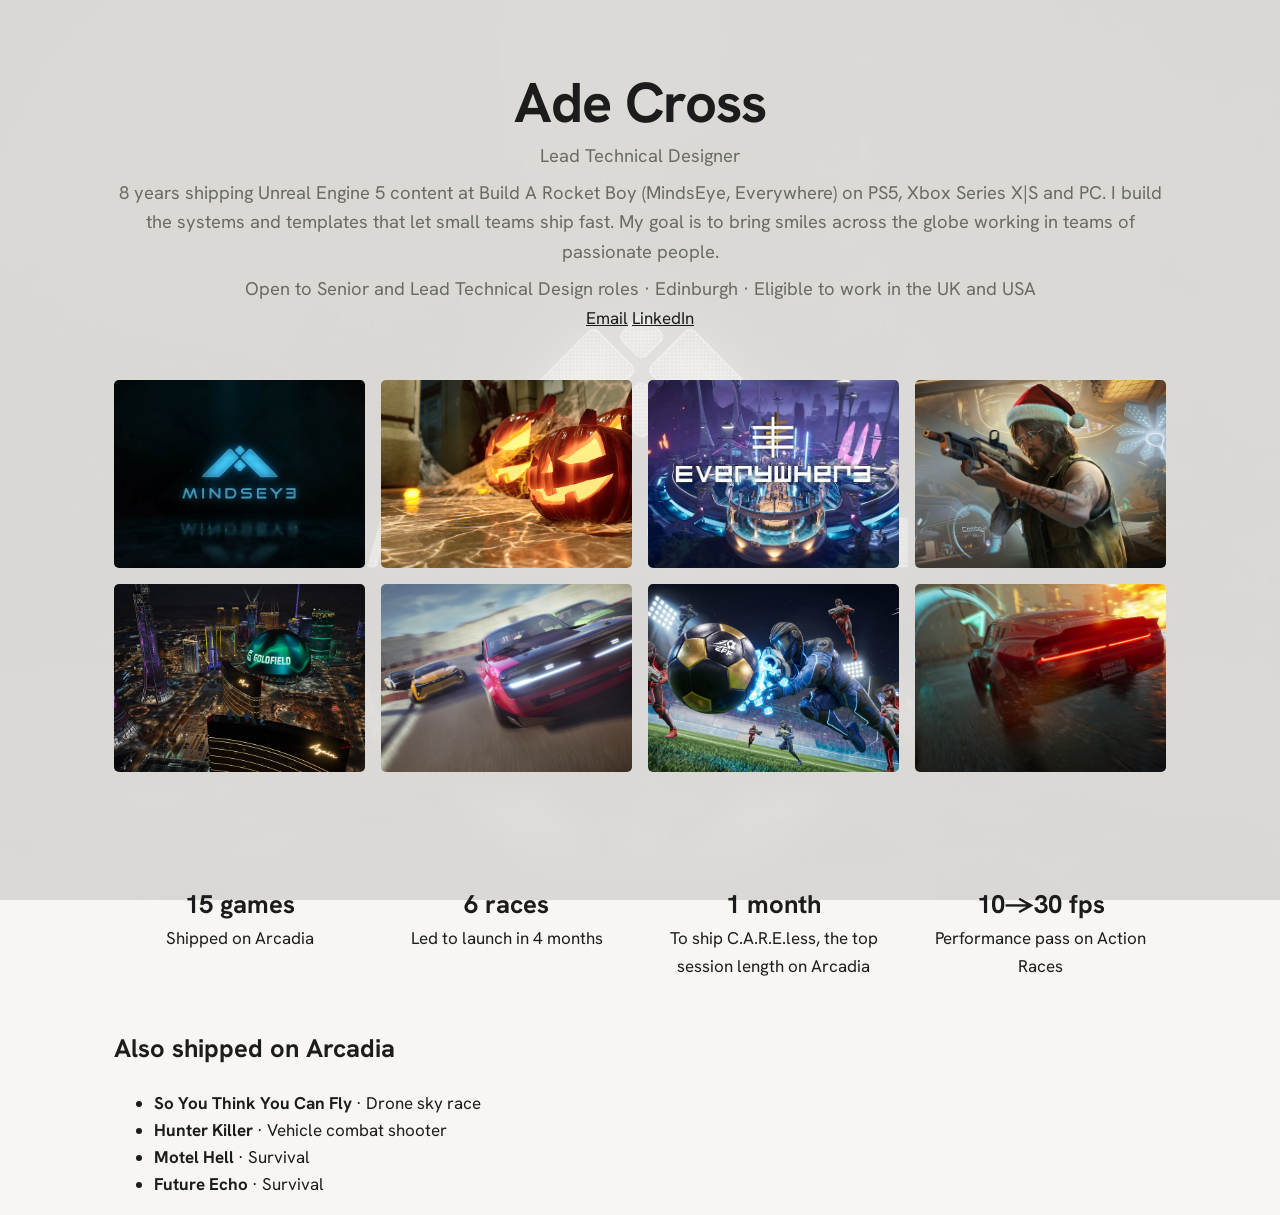
<file: index.html>
<!DOCTYPE html>
<html lang="en">

<head>
  <meta charset="utf-8">
  <meta name="viewport" content="width=device-width, initial-scale=1">
  <title>Ade Cross | Lead Technical Designer</title>
  <meta name="description" content="Ade Cross, Lead Technical Designer. 8 years shipping Unreal Engine 5 content at Build A Rocket Boy, including MindsEye and Everywhere.">
  <link rel="preconnect" href="https://fonts.googleapis.com">
  <link rel="preconnect" href="https://fonts.gstatic.com" crossorigin>
  <link href="https://fonts.googleapis.com/css2?family=Hanken+Grotesk:wght@400;500;700&display=swap" rel="stylesheet">
  <link rel="stylesheet" href="style.css">
</head>

<body>
  <div class="backgroundCycle" aria-hidden="true">
    <div></div>
    <div></div>
  </div>
  <main class="wrap">
    <header class="intro">
      <h1>Ade Cross</h1>
      <p>Lead Technical Designer</p>
      <p class="pitch">
        8 years shipping Unreal Engine 5 content at Build A Rocket Boy
        (MindsEye, Everywhere) on PS5, Xbox Series X|S and PC. I build the systems and templates that let small teams
        ship fast. My goal is to bring smiles across the globe working in teams of passionate people.
      </p>
      <p class="status">Open to Senior and Lead Technical Design roles &middot; Edinburgh &middot; Eligible to work in the
        UK and USA</p>
      <nav class="contact" aria-label="Contact">
        <a href="mailto:adeatundecross@gmail.com">Email</a>
        <a href="https://www.linkedin.com/in/ade-cross/" target="_blank" rel="noopener">LinkedIn</a>
      </nav>
    </header>

    <nav class="grid" aria-label="Projects">
      <a class="tile" href="MindsEyeProject.html">
        <img src="Images/MindsEye.png" alt="Glowing blue MindsEye logo on a dark background">
        <span class="label">MindsEye</span>
      </a>
      <a class="tile" href="CarelessSurvivalProject.html">
        <img src="Images/CareLessSurvival.png" alt="Glowing jack-o'-lanterns and cobwebs on a suburban doorstep">
        <span class="label">C.A.R.E.less Survival</span>
      </a>
      <a class="tile" href="EverywhereProject.html">
        <img src="Images/Everywhere.jpg" alt="Everywhere logo over a neon futuristic city hub at dusk">
        <span class="label">Everywhere</span>
      </a>
      <a class="tile" href="TerminalProject.html">
        <img src="Images/Going Haywire terminal.jpg" alt="Gunman in a Santa hat aiming a rifle inside a futuristic terminal, with a combo counter on screen">
        <span class="label">Goin' Haywire: Terminal</span>
      </a>
      <a class="tile" href="FreeRoamProject.html">
        <img src="Images/FreeRoam.png" alt="Aerial night view of Red Rock City's neon skyline and Goldfield dome">
        <span class="label">Free Roam</span>
      </a>
      <a class="tile" href="MPRaceProject.html">
        <img src="Images/QuickSilva.jpg" alt="Four cars battling wheel to wheel around a desert race circuit">
        <span class="label">Multiplayer Races</span>
      </a>
      <a class="tile" href="GrenadeFootballProject.html">
        <img src="Images/GrenadeFootball.jpg" alt="Armoured players with ball cannons diving for a giant football under stadium lights">
        <span class="label">Grenade Football</span>
      </a>
      <a class="tile" href="ActionRacesProject.html">
        <img src="Images/ActionRaces.jpg" alt="Red muscle car speeding through a glowing race gate past an explosion">
        <span class="label">Action Races</span>
      </a>
    </nav>

    <ul class="highlights">
      <li><strong>15 games</strong> Shipped on Arcadia</li>
      <li><strong>6 races</strong> Led to launch in 4 months</li>
      <li><strong>1 month</strong> To ship C.A.R.E.less, the top session length on Arcadia</li>
      <li><strong>10&rarr;30 fps</strong> Performance pass on Action Races</li>
    </ul>


    <section class="alsoShipped">
      <h2>Also shipped on Arcadia</h2>
      <ul>
        <li><strong>So You Think You Can Fly</strong> &middot; Drone sky race</li>
        <li><strong>Hunter Killer</strong> &middot; Vehicle combat shooter</li>
        <li><strong>Motel Hell</strong> &middot; Survival</li>
        <li><strong>Future Echo</strong> &middot; Survival</li>
      </ul>
    </section>
  </main>
  <script src="background.js"></script>
</body>

</html>
</file>
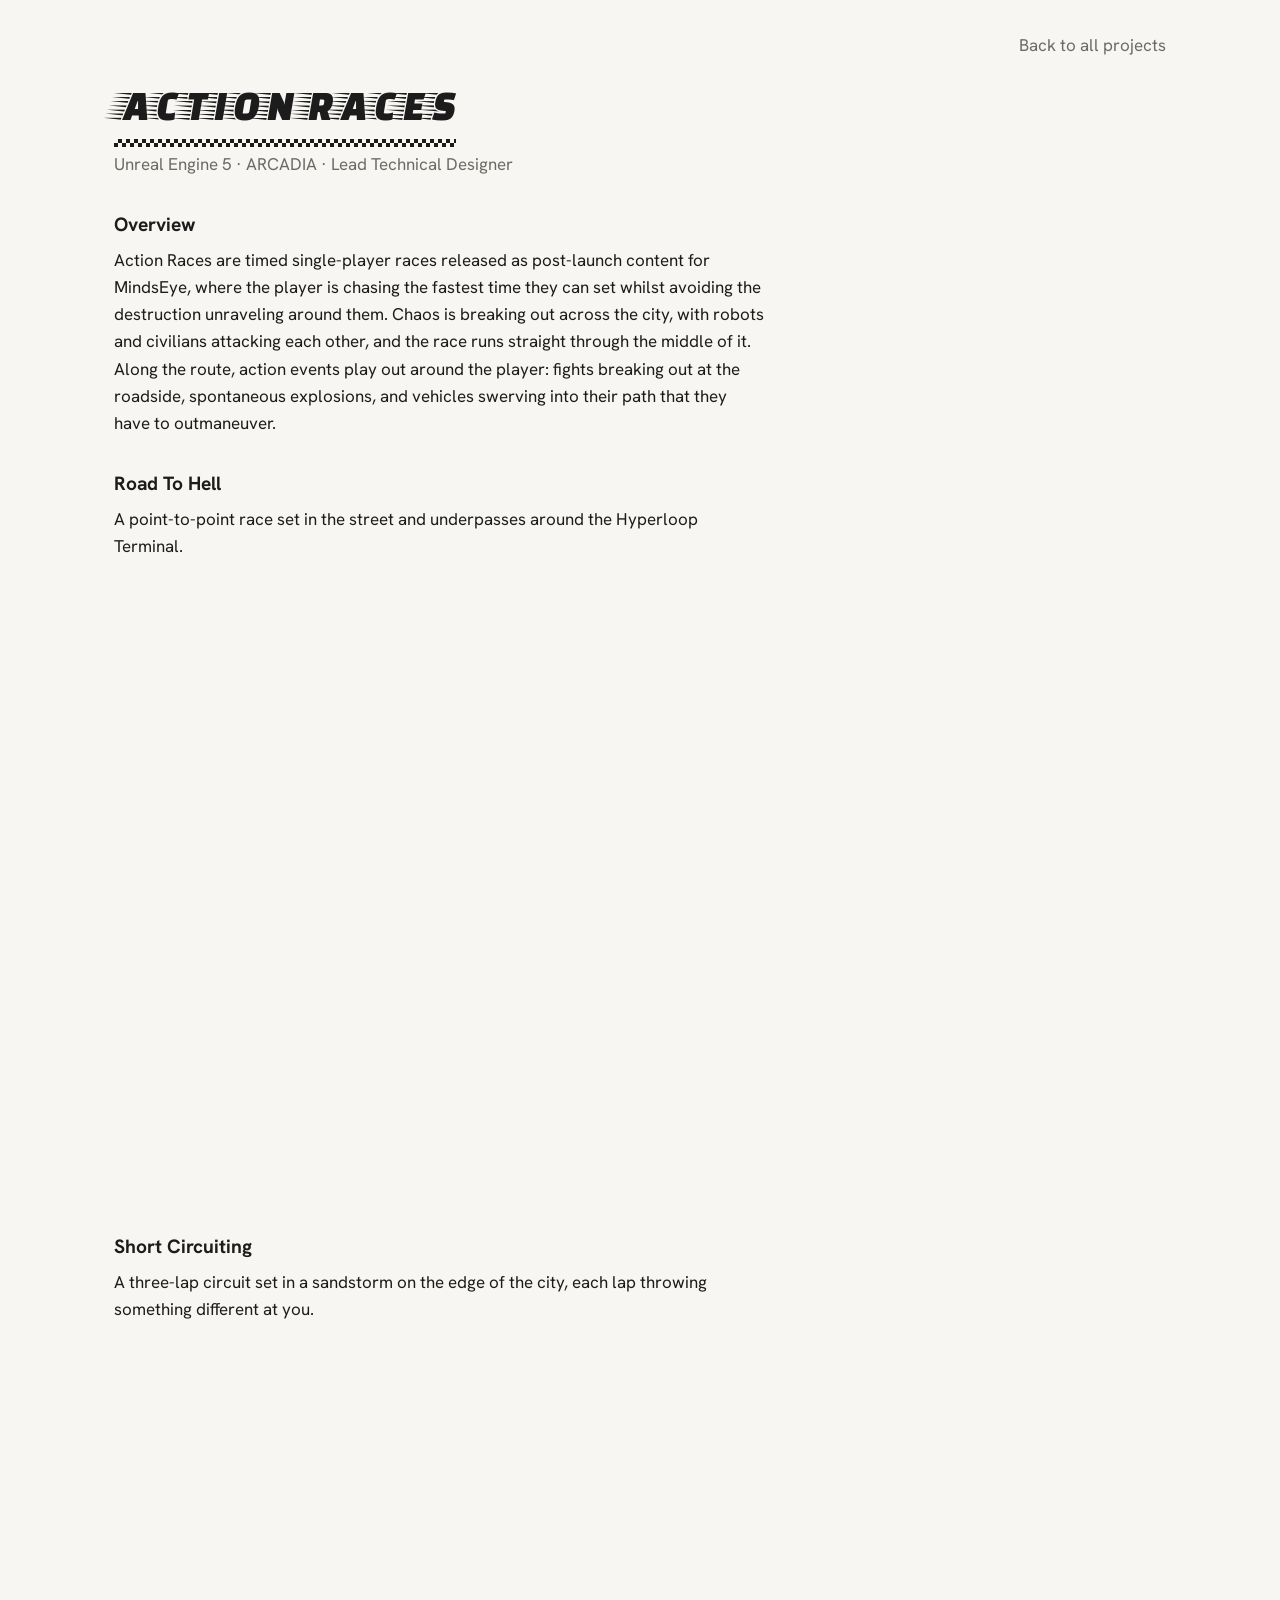
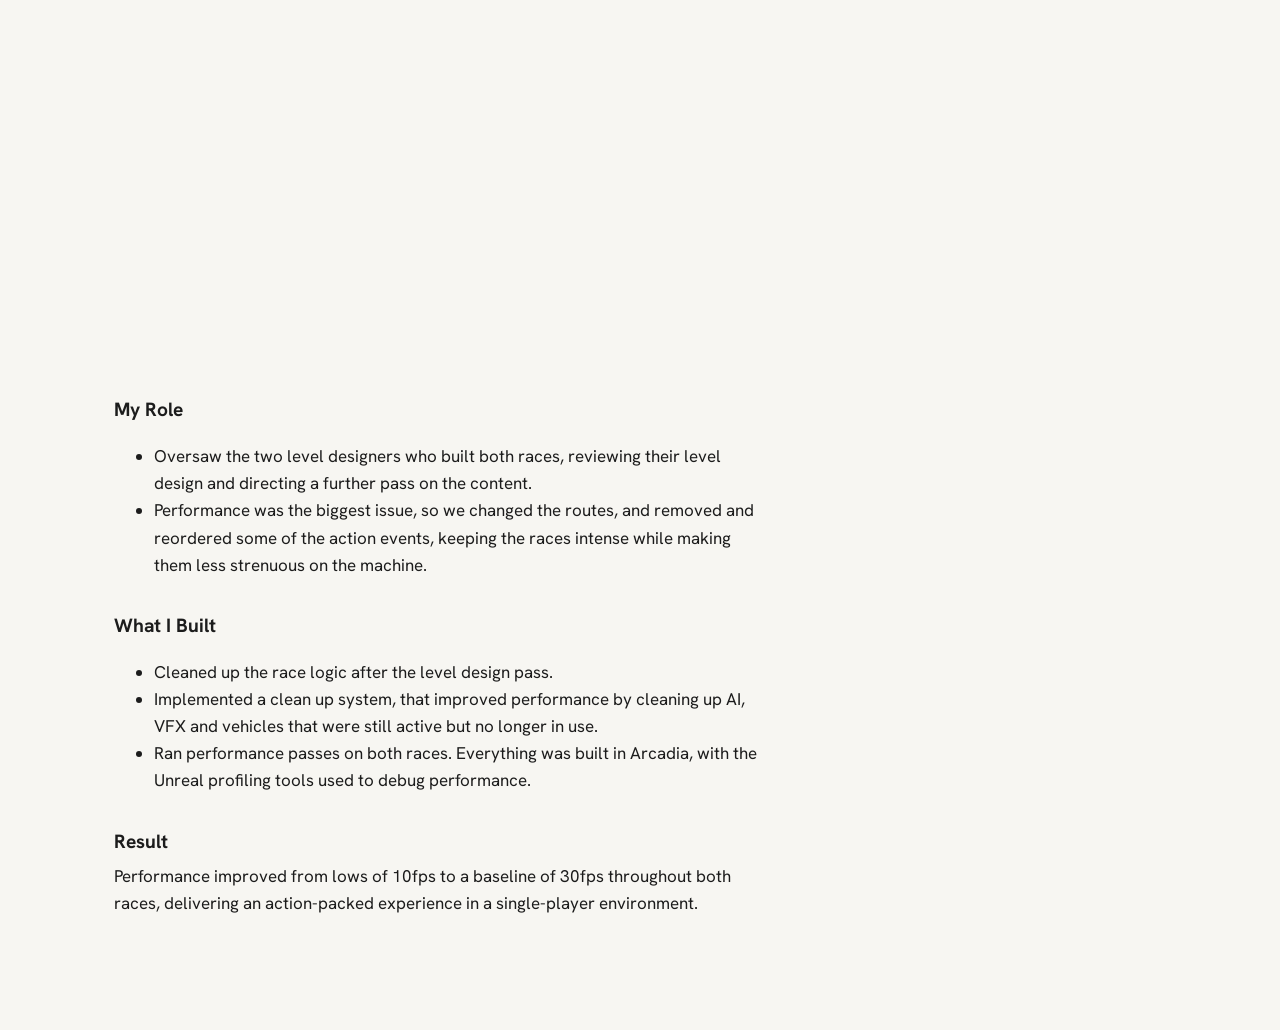
<file: ActionRacesProject.html>
<!DOCTYPE html>
<html lang="en">

<head>
  <meta charset="utf-8">
  <meta name="viewport" content="width=device-width, initial-scale=1">
  <title>Action Races | Ade Cross</title>
  <link rel="preconnect" href="https://fonts.googleapis.com">
  <link rel="preconnect" href="https://fonts.gstatic.com" crossorigin>
  <link href="https://fonts.googleapis.com/css2?family=Hanken+Grotesk:wght@400;500;700&family=Faster+One&display=swap"
    rel="stylesheet">
  <link rel="stylesheet" href="style.css">
      <style>
      .project h1{
        font-family: "Faster One", sans-serif;
        text-transform: uppercase;
        letter-spacing: -0.03em;
        font-weight: 400;
        font-size: clamp(1.6rem, 4.5vw, 2.6rem);
        width: fit-content;
      }
      .project h1::after{
        content: "";
        display: block;
        height: 8px;
        margin-top: 10px;
        background: repeating-conic-gradient(currentColor 0 25%, transparent 0 50%) 0 0 / 8px 8px;
      }
    </style>
</head>

<body>
  <main class="wrap project">
    <a class="back" href="index.html">Back to all projects</a>
    <h1>Action Races</h1>
    <p class="meta">Unreal Engine 5 &middot; ARCADIA &middot; Lead Technical Designer</p>
    <section>
      <h2>Overview</h2>
      <p>
        Action Races are timed single-player races released as post-launch content for MindsEye,
        where the player is chasing the fastest time they can set whilst avoiding the destruction unraveling around them.
        Chaos is breaking out across the city, with robots and civilians attacking each other,
        and the race runs straight through the middle of it.
        Along the route, action events play out around the player: fights breaking out at the roadside,
        spontaneous explosions, and vehicles swerving into their path that they have to outmaneuver.
      </p>
    </section>
    <section>
      <h2>Road To Hell</h2>
      <p>A point-to-point race set in the street and underpasses around the Hyperloop Terminal.</p>
    </section>
    <div class="youtubeVideo">
      <iframe src="https://www.youtube.com/embed/78aUrKBUn2g" title="Road To Hell - Race - MindsEye" loading="lazy"
        referrerpolicy="strict-origin-when-cross-origin"
        allow="accelerometer; encrypted-media; gyroscope; picture-in-picture" allowfullscreen></iframe>
    </div>
    <section>
      <h2>Short Circuiting</h2>
      <p>A three-lap circuit set in a sandstorm on the edge of the city, each lap throwing something different at you.</p>
    </section>
    <div class="youtubeVideo">
      <iframe src="https://www.youtube.com/embed/tPz2Xu0-i-E" title="Short Circuiting - Race - MindsEye" loading="lazy"
        referrerpolicy="strict-origin-when-cross-origin"
        allow="accelerometer; encrypted-media; gyroscope; picture-in-picture" allowfullscreen></iframe>
    </div>
    <section>
      <h2>My Role</h2>
      <ul>
        <li>Oversaw the two level designers who built both races, reviewing their level design and directing a further
          pass on the content.</li>
        <li>Performance was the biggest issue, so we changed the routes, and removed and reordered some of the action
          events, keeping the races intense while making them less strenuous on the machine.</li>
      </ul>
    </section>
    <section>
      <h2>What I Built</h2>
      <ul>
        <li>Cleaned up the race logic after the level design pass.</li>
        <li>Implemented a clean up system, that improved performance by cleaning up AI, VFX and vehicles that were still
          active but no longer in use.</li>
        <li>Ran performance passes on both races. Everything was built in Arcadia, with the Unreal profiling tools used
          to debug performance.</li>
      </ul>
    </section>
    <section>
      <h2>Result</h2>
      <p>
        Performance improved from lows of 10fps to a baseline of 30fps throughout both races, delivering an
        action-packed experience in a single-player environment.
      </p>
    </section>
  </main>
</body>

</html>
</file>
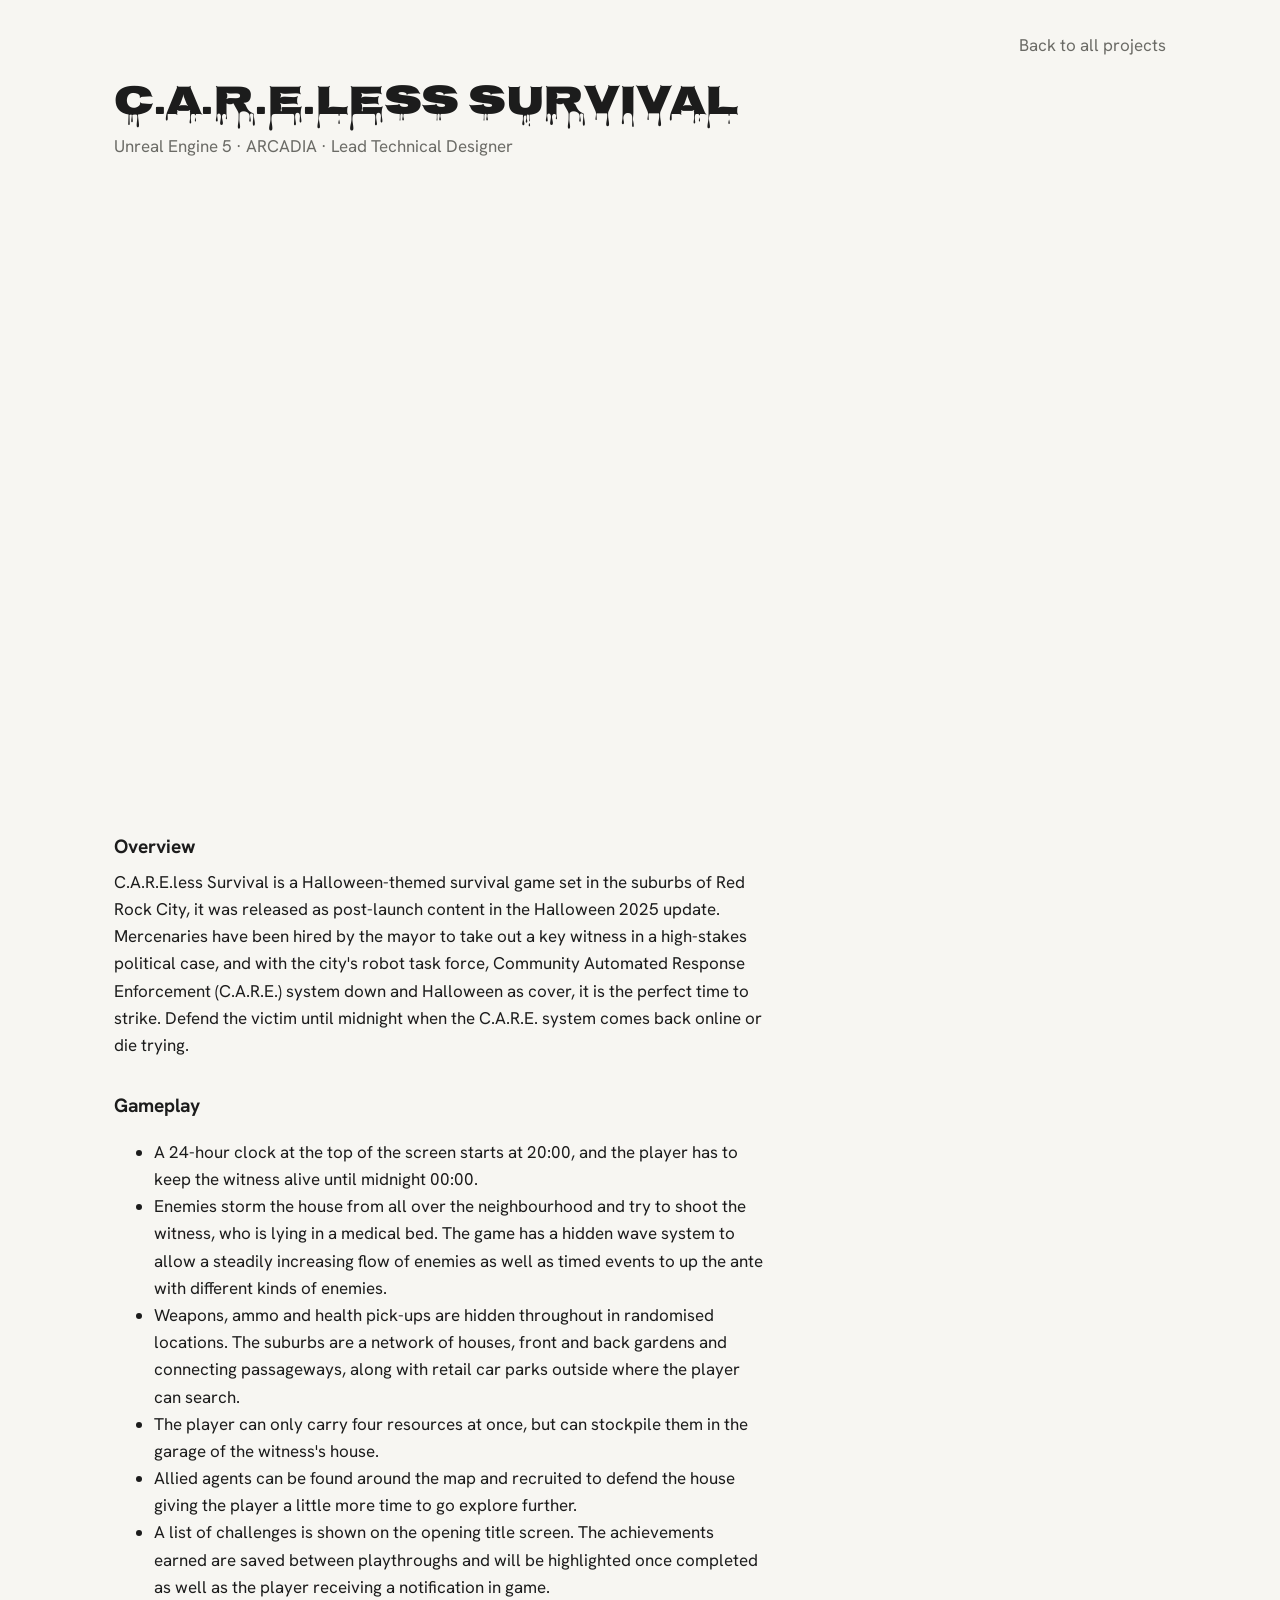
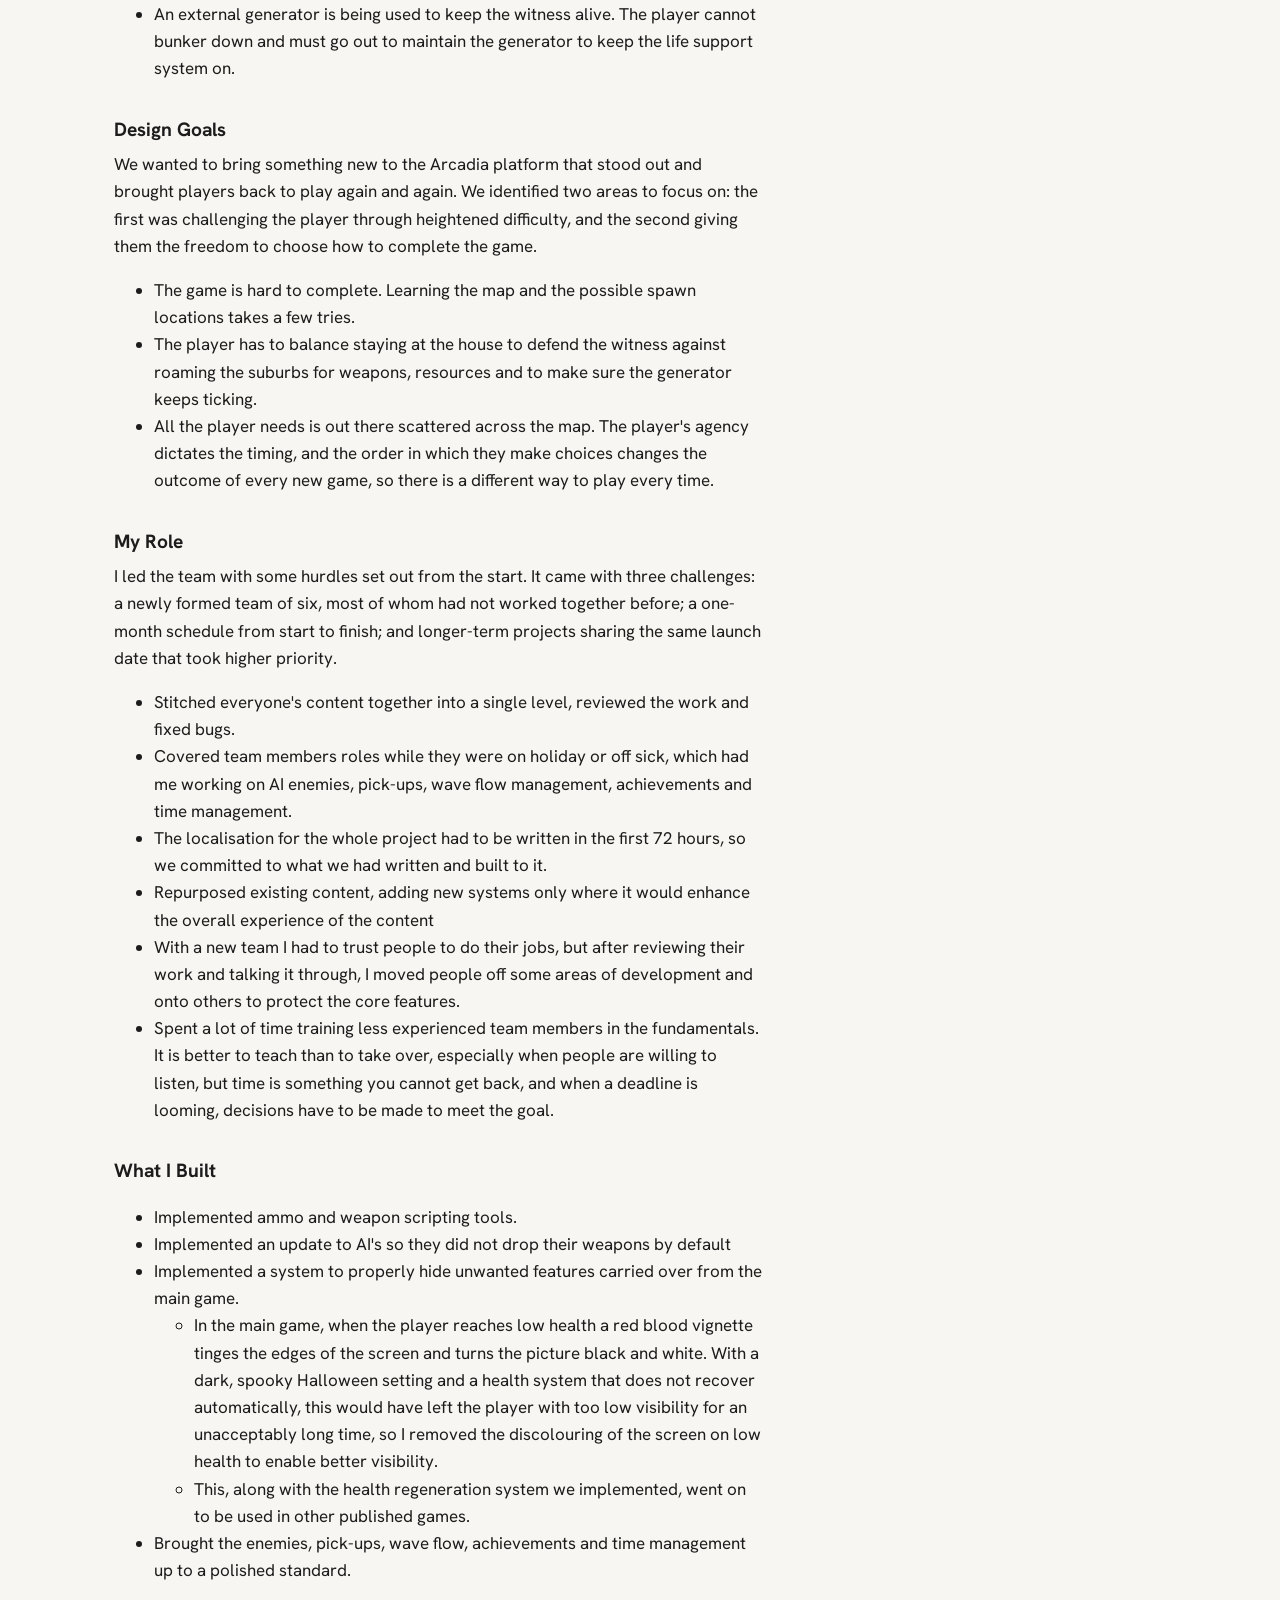
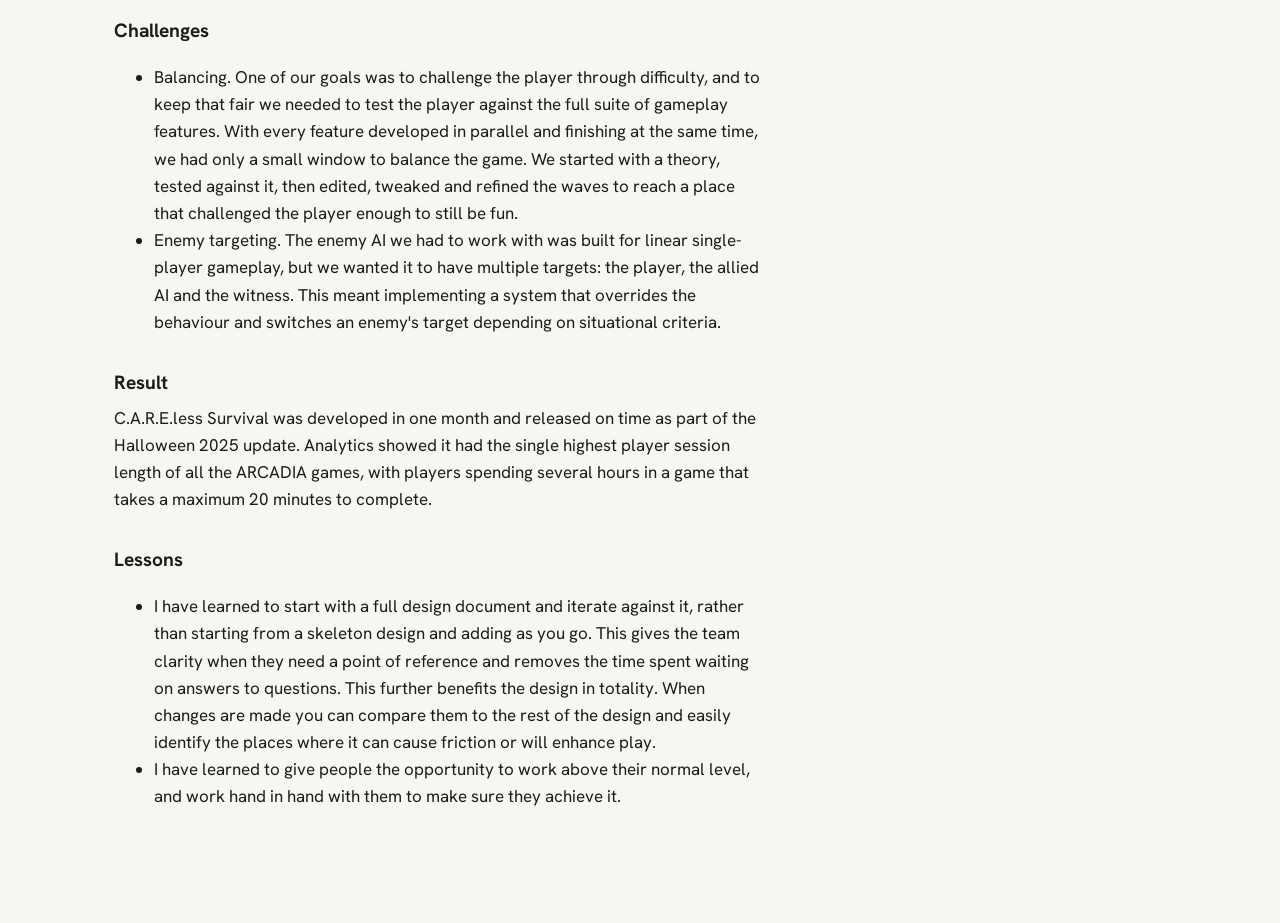
<file: CarelessSurvivalProject.html>
<!DOCTYPE html>
<html lang="en">

<head>
  <meta charset="utf-8">
  <meta name="viewport" content="width=device-width, initial-scale=1">
  <title>Careless Survival | Ade Cross</title>
  <link rel="preconnect" href="https://fonts.googleapis.com">
  <link rel="preconnect" href="https://fonts.gstatic.com" crossorigin>
  <link href="https://fonts.googleapis.com/css2?family=Hanken+Grotesk:wght@400;500;700&family=Nosifer&display=swap"
    rel="stylesheet">
  <link rel="stylesheet" href="style.css">
    <style>
      .project h1{
        font-family: "Nosifer", sans-serif;
        text-transform: uppercase;
        letter-spacing: -0.03em;
        font-weight: 400;
        font-size: clamp(1.6rem, 4.5vw, 2.6rem);
      }
    </style>
</head>

<body>
  <main class="wrap project">
    <a class="back" href="index.html">Back to all projects</a>
    <h1>C.A.R.E.less Survival</h1>
    <p class="meta">Unreal Engine 5 &middot; ARCADIA &middot; Lead Technical Designer</p>
    <div class="youtubeVideo">
      <iframe src="https://www.youtube.com/embed/fpMkhxZlNOo" title="CARELess Playthrough" loading="lazy"
        referrerpolicy="strict-origin-when-cross-origin"
        allow="accelerometer; encrypted-media; gyroscope; picture-in-picture" allowfullscreen></iframe>
    </div>
    <section>
      <h2>Overview</h2>
      <p>
        C.A.R.E.less Survival is a Halloween-themed survival game set in the suburbs of Red Rock City,
        it was released as post-launch content in the Halloween 2025 update.
        Mercenaries have been hired by the mayor to take out a key witness in a high-stakes political case, and with the city's
        robot task force, Community Automated Response Enforcement (C.A.R.E.) system down and Halloween as cover, it
        is the perfect time to strike. Defend the victim until midnight when the C.A.R.E. system comes back online or die trying.
      </p>
    </section>
    <section>
      <h2>Gameplay</h2>
      <ul>
        <li>A 24-hour clock at the top of the screen starts at 20:00, and the player has to keep the witness alive until
          midnight 00:00.</li>
        <li>Enemies storm the house from all over the neighbourhood and try to shoot the witness, who is lying in a medical bed. The game has a hidden wave system to allow a steadily increasing flow of enemies as well as timed events to up the ante with different kinds of enemies.</li>
        <li> Weapons, ammo and health pick-ups are hidden throughout in randomised locations. The suburbs are a network of houses, front and back gardens and connecting passageways, along with retail car parks
          outside where the player can search.</li>
        <li>The player can only carry four resources at once, but can stockpile them in the garage of the witness's
          house.</li>
        <li>Allied agents can be found around the map and recruited to defend the house giving the player a little more time to go explore further.</li>
        <li>A list of challenges is shown on the opening title screen. The achievements earned are saved between
          playthroughs and will be highlighted once completed as well as the player receiving a notification in game.</li>
        <li>An external generator is being used to keep the witness alive. The player cannot bunker down and must go out to maintain the generator to keep the life support system on.</li>
      </ul>
    </section>
    <section>
      <h2>Design Goals</h2>
      <p>
        We wanted to bring something new to the Arcadia platform that stood out and brought players back to play again
        and again.
        We identified two areas to focus on: the first was challenging the player through heightened difficulty,
        and the second giving them the freedom to choose how to complete the game.
      </p>
      <ul>
        <li>The game is hard to complete. Learning the map and the possible spawn locations takes a few tries.</li>
        <li>The player has to balance staying at the house to defend the witness against roaming the suburbs for weapons, resources and to make sure the generator keeps ticking.</li>
        <li>All the player needs is out there scattered across the map. The player's agency dictates the timing, and the order in 
          which they make choices changes the outcome of every new game, so there is a different way to play every time.</li>
      </ul>
    </section>
    <section>
      <h2>My Role</h2>
      <p>
        I led the team with some hurdles set out from the start. It came with three challenges: a newly formed team of six,
        most of whom had not worked together before; a one-month schedule from start to finish;
        and longer-term projects sharing the same launch date that took higher priority.
      </p>
      <ul>
        <li>Stitched everyone's content together into a single level, reviewed the work and fixed bugs.</li>
        <li>Covered team members roles while they were on holiday or off sick, which had me working on AI enemies,
          pick-ups, wave flow management, achievements and time management.</li>
        <li>The localisation for the whole project had to be written in the first 72 hours, so we committed to what we
          had written and built to it.</li>
        <li>Repurposed existing content, adding new systems only where it would enhance the overall experience of the content</li>
        <li>With a new team I had to trust people to do their jobs, but after reviewing their work and talking it
          through, I moved people off some areas of development and onto others to protect the core features.</li>
        <li>Spent a lot of time training less experienced team members in the fundamentals. It is better to teach than
          to take over, especially when people are willing to listen, but time is something you cannot get back, and
          when a deadline is looming, decisions have to be made to meet the goal.</li>
      </ul>
    </section>
    <section>
      <h2>What I Built</h2>
      <ul>
        <li>Implemented ammo and weapon scripting tools.</li>
        <li>Implemented an update to AI's so they did not drop their weapons by default</li>
        <li>Implemented a system to properly hide unwanted features carried over from the main game.
          <ul>
            <li>In the main game, when the player reaches low health a red blood vignette tinges the edges of the screen and turns the
              picture black and white. With a dark, spooky Halloween setting and a health system that does not recover
              automatically, this would have left the player with too low visibility for an unacceptably long time, so I
              removed the discolouring of the screen on low health to enable better visibility.</li>
            <li>This, along with the health regeneration system we implemented, went on to be used in other published
              games.</li>
          </ul>
        </li>
        <li>Brought the enemies, pick-ups, wave flow, achievements and time management up to a polished standard.</li>
      </ul>
    </section>
    <section>
      <h2>Challenges</h2>
      <ul>
        <li>Balancing. One of our goals was to challenge the player through difficulty, and to keep that fair we needed
          to test the player against the full suite of gameplay features. With every feature developed in parallel and
          finishing at the same time, we had only a small window to balance the game. We started with a theory, tested
          against it, then edited, tweaked and refined the waves to reach a place that challenged the player enough to still be fun.</li>
        <li>Enemy targeting. The enemy AI we had to work with was built for linear single-player gameplay, but we wanted
          it to have multiple targets: the player, the allied AI and the witness. This meant implementing a system that
          overrides the behaviour and switches an enemy's target depending on situational criteria.</li>
      </ul>
    </section>
    <section>
      <h2>Result</h2>
      <p>
        C.A.R.E.less Survival was developed in one month and released on time as part of the Halloween 2025 update.
        Analytics showed it had the single highest player session length of all the ARCADIA games, with players spending several
        hours in a game that takes a maximum 20 minutes to complete.
      </p>
    </section>
    <section>
      <h2>Lessons</h2>
      <ul>
        <li>I have learned to start with a full design document and iterate against it, rather than starting from a skeleton design and adding as
          you go. This gives the team clarity when they need a point of reference and removes the time spent waiting on
          answers to questions. This further benefits the design in totality. When changes are made you can compare them to the rest of the design and easily
          identify the places where it can cause friction or will enhance play.</li>
        <li>I have learned to give people the opportunity to work above their normal level, and work hand in hand with them to make sure
          they achieve it.</li>
      </ul>
    </section>
  </main>
</body>

</html>
</file>
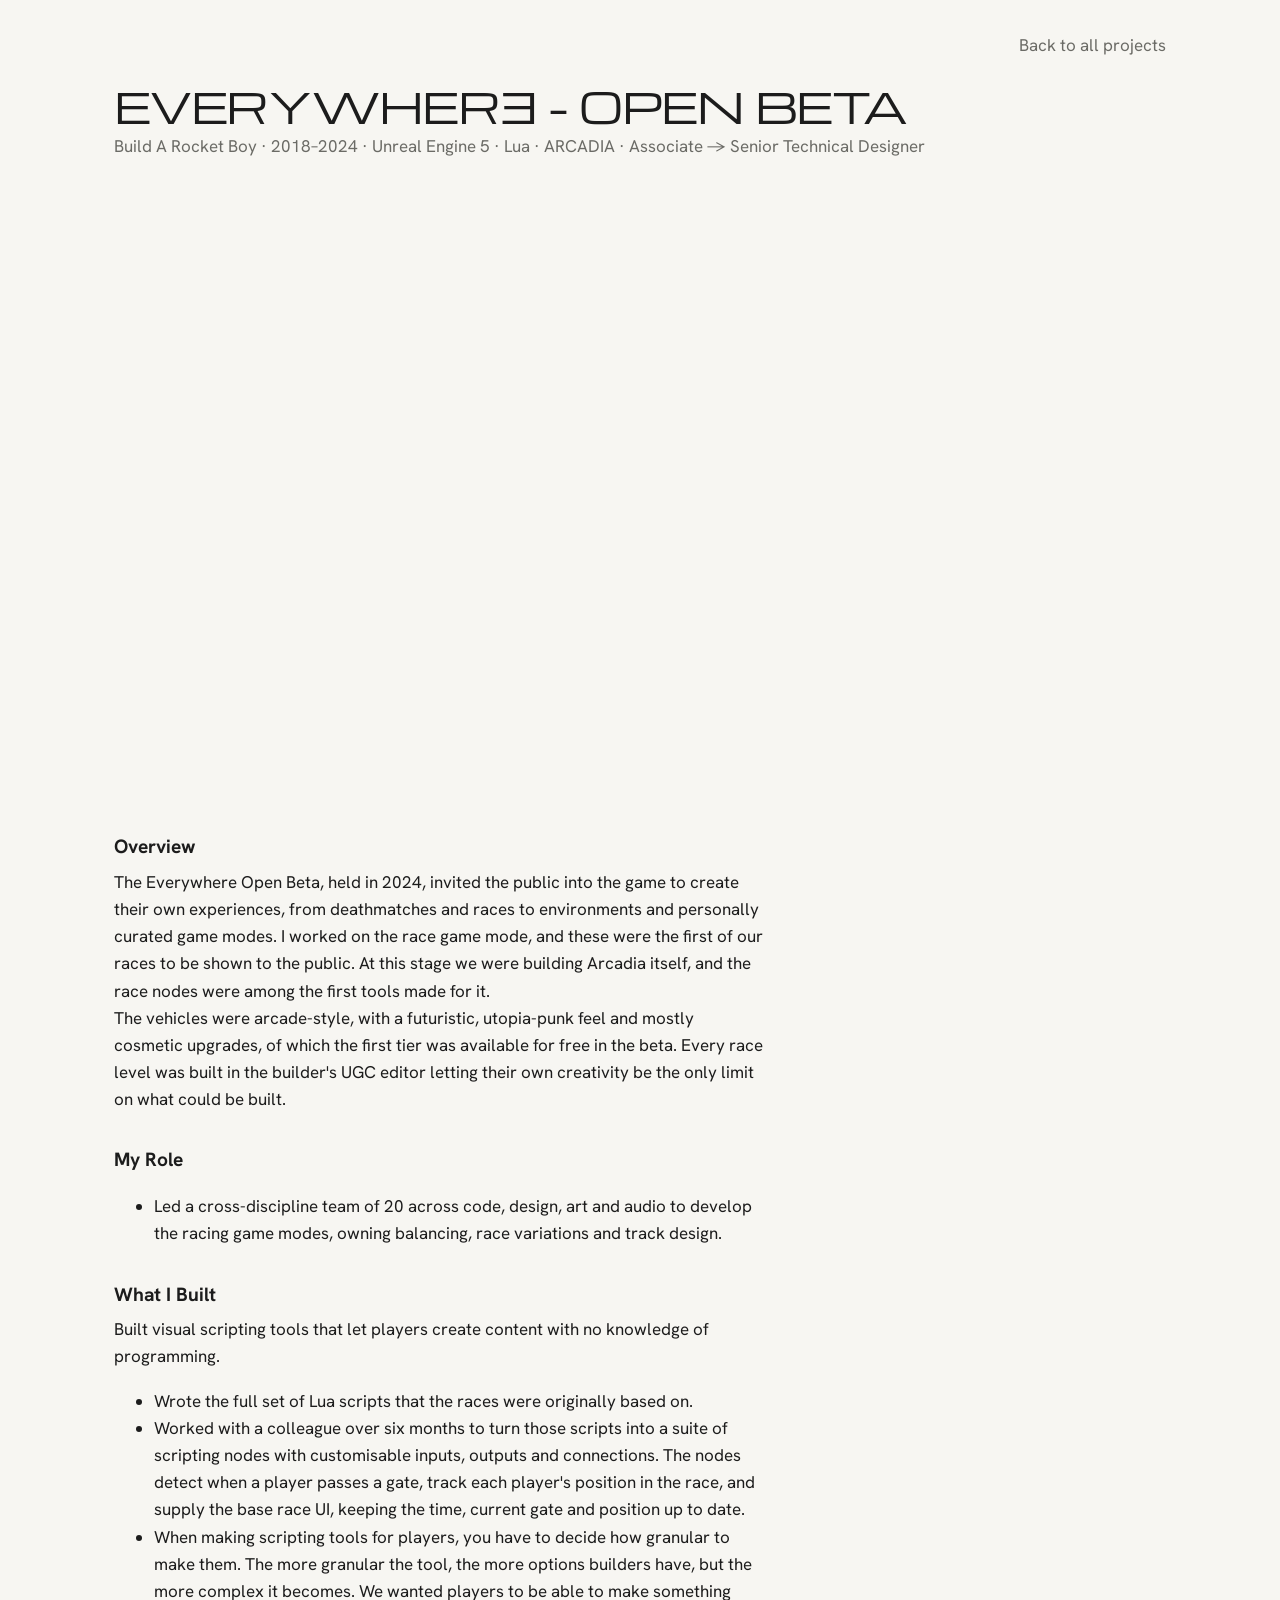
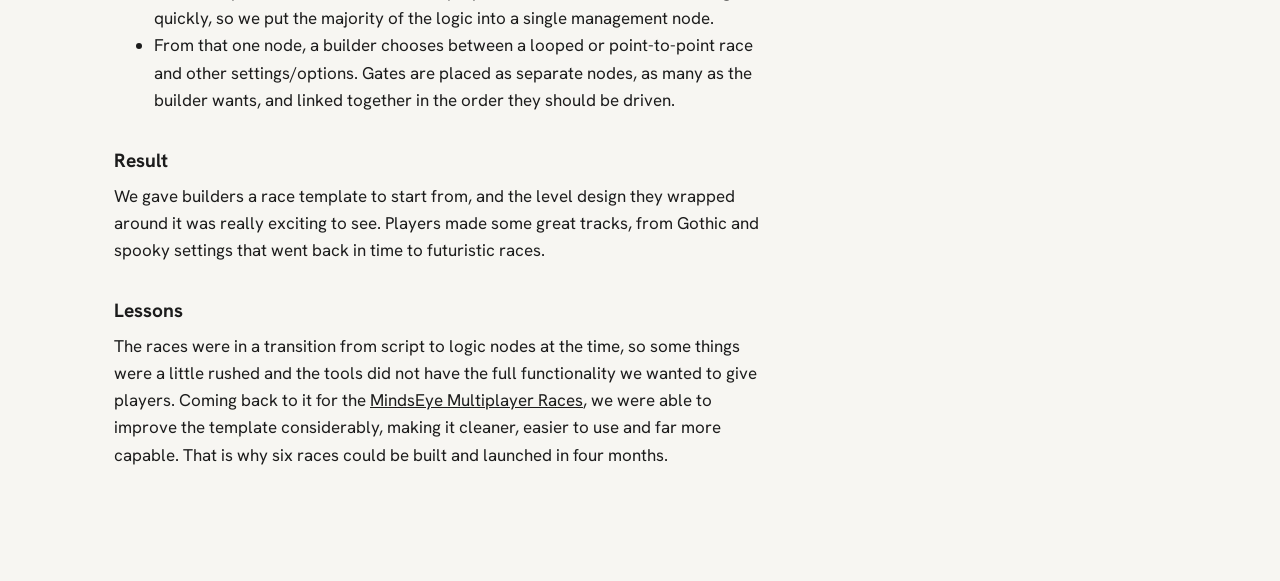
<file: EverywhereProject.html>
<!DOCTYPE html>
<html lang="en">

<head>
  <meta charset="utf-8">
  <meta name="viewport" content="width=device-width, initial-scale=1">
  <title>Everywhere | Ade Cross</title>
  <link rel="preconnect" href="https://fonts.googleapis.com">
  <link rel="preconnect" href="https://fonts.gstatic.com" crossorigin>
  <link href="https://fonts.googleapis.com/css2?family=Hanken+Grotesk:wght@400;500;700&family=Michroma&display=swap"
    rel="stylesheet">
  <link rel="stylesheet" href="style.css">
  <style>
    .project h1 {
      font-family: "Michroma", sans-serif;
      text-transform: uppercase;
      letter-spacing: -0.03em;
      font-weight: 400;
      font-size: clamp(1.6rem, 4.5vw, 2.6rem);
    }
  </style>
</head>

<body>
  <main class="wrap project">
    <a class="back" href="index.html">Back to all projects</a>
    <h1>Everywher<span class="flipText">E</span> - Open Beta</h1>
    <p class="meta">Build A Rocket Boy &middot; 2018&ndash;2024 &middot; Unreal Engine 5 &middot; Lua &middot; ARCADIA &middot;
      Associate &rarr; Senior Technical Designer</p>
    <div class="youtubeVideo">
      <iframe src="https://www.youtube.com/embed/y4nIWdMCpaU" title="Everywhere Open Beta Trailer" loading="lazy"
        referrerpolicy="strict-origin-when-cross-origin"
        allow="accelerometer; encrypted-media; gyroscope; picture-in-picture" allowfullscreen></iframe>
    </div>
    <section>
      <h2>Overview</h2>
      <p>
        The Everywhere Open Beta, held in 2024, invited the public into the game to create their own experiences,
        from deathmatches and races to environments and personally curated game modes.
        I worked on the race game mode, and these were the first of our races to be shown to the public.
        At this stage we were building Arcadia itself, and the race nodes were among the first tools made for it.
      </p>
      <p>
        The vehicles were arcade-style, with a futuristic, utopia-punk feel and mostly cosmetic upgrades,
        of which the first tier was available for free in the beta.
        Every race level was built in the builder's UGC editor letting their own creativity be the only limit on what could be built.
      </p>
    </section>
    <section>
      <h2>My Role</h2>
      <ul>
        <li>Led a cross-discipline team of 20 across code, design, art and audio to develop the racing game modes,
          owning balancing, race variations and track design.</li>
      </ul>
    </section>
    <section>
      <h2>What I Built</h2>
      <p>
        Built visual scripting tools that let players create content with no knowledge of programming.
      </p>
      <ul>
        <li>Wrote the full set of Lua scripts that the races were originally based on.</li>
        <li>Worked with a colleague over six months to turn those scripts into a suite of scripting nodes with
          customisable inputs, outputs and connections. The nodes detect when a player passes a gate, track each
          player's position in the race, and supply the base race UI, keeping the time, current gate and position up to
          date.</li>
        <li>When making scripting tools for players, you have to decide how granular to make them. The more granular the
          tool, the more options builders have, but the more complex it becomes. We wanted players to be able to make
          something quickly, so we put the majority of the logic into a single management node.</li>
        <li>From that one node, a builder chooses between a looped or point-to-point race and other settings/options. Gates are placed as separate
          nodes, as many as the builder wants, and linked together in the order they should be driven.</li>
      </ul>
    </section>
    <section>
      <h2>Result</h2>
      <p>
        We gave builders a race template to start from, and the level design they wrapped around it was really exciting
        to see.
        Players made some great tracks, from Gothic and spooky settings that went back in time to futuristic races.
      </p>
    </section>
    <section>
      <h2>Lessons</h2>
      <p>
        The races were in a transition from script to logic nodes at the time, so some things were a little rushed
        and the tools did not have the full functionality we wanted to give players.
        Coming back to it for the <a href="MPRaceProject.html">MindsEye Multiplayer Races</a>, we were able to improve
        the template considerably, making it cleaner, easier to use and far more capable. That is why six races could be
        built and launched in four months.
      </p>
    </section>
  </main>
</body>

</html>
</file>
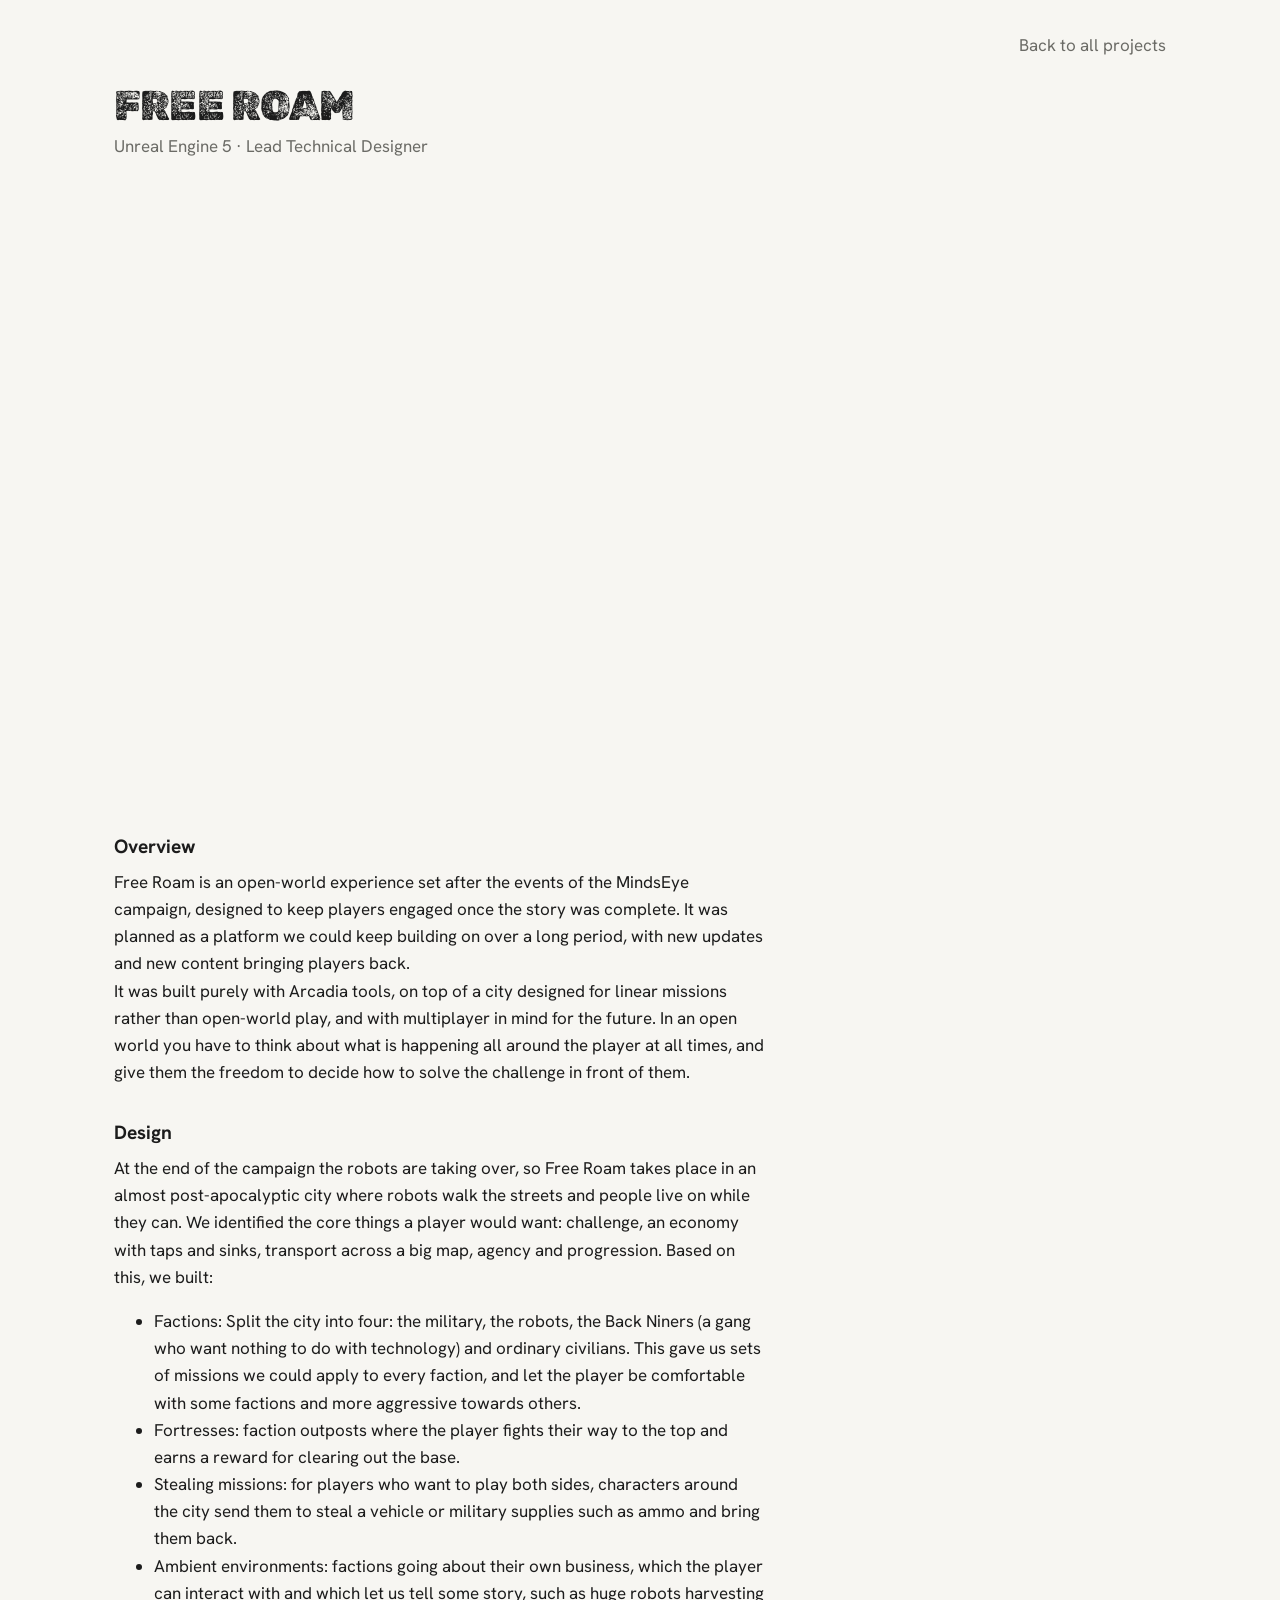
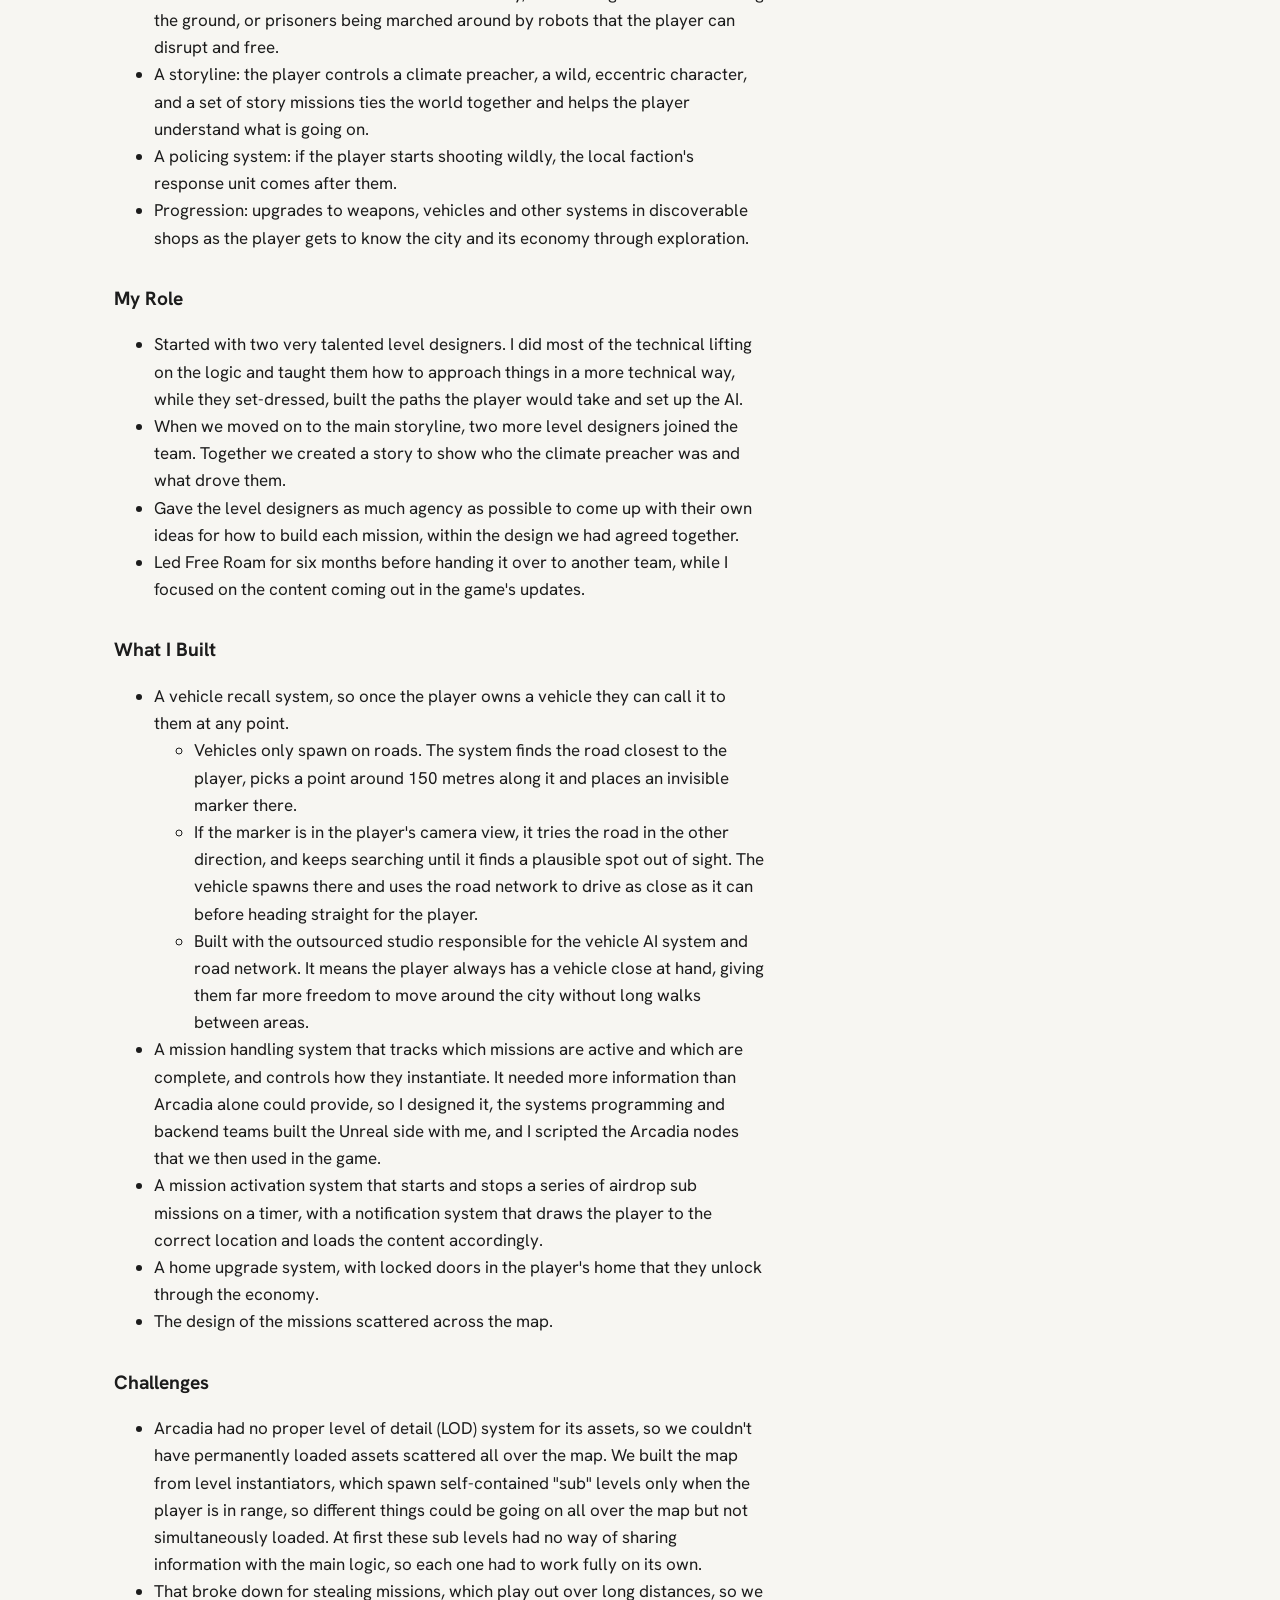
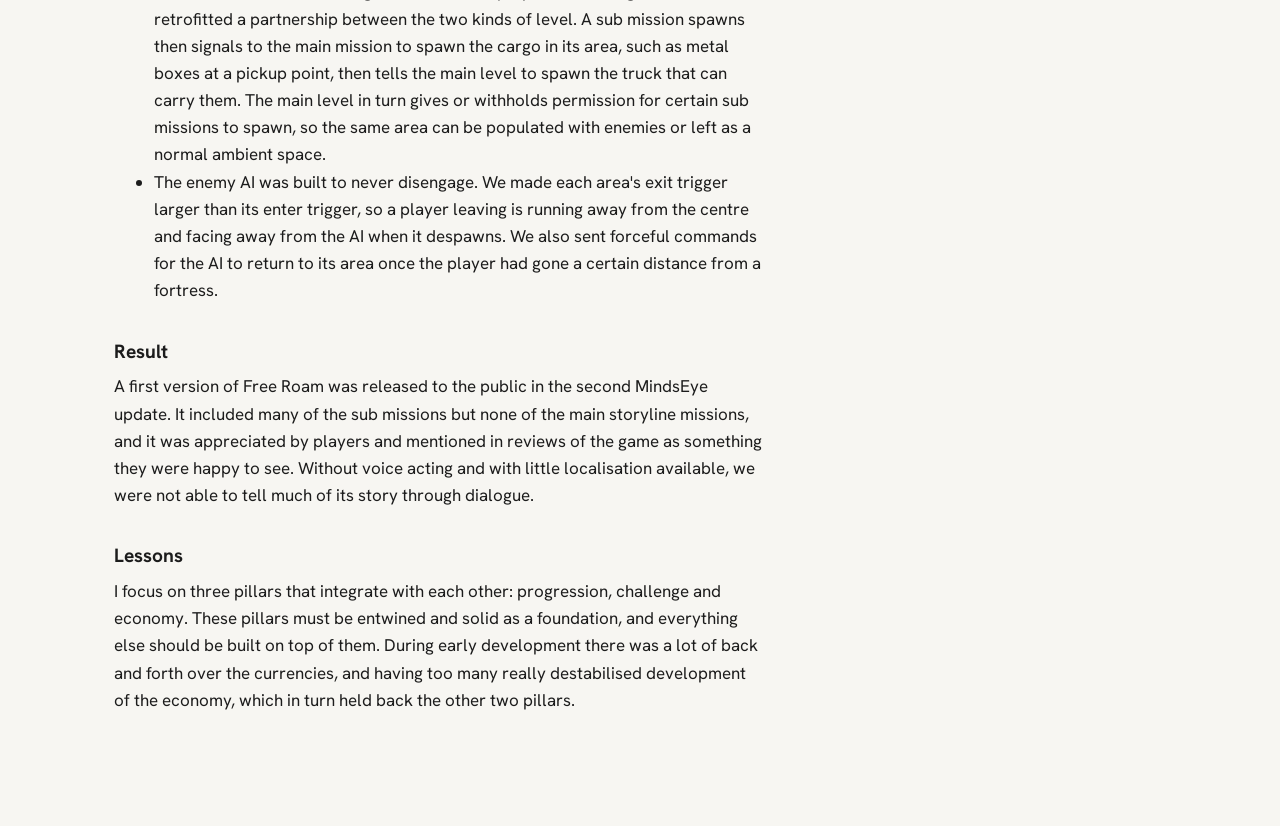
<file: FreeRoamProject.html>
<!DOCTYPE html>
<html lang="en">

<head>
    <meta charset="utf-8">
    <meta name="viewport" content="width=device-width, initial-scale=1">
    <title>Free Roam | Ade Cross</title>
    <link rel="preconnect" href="https://fonts.googleapis.com">
    <link rel="preconnect" href="https://fonts.gstatic.com" crossorigin>
    <link href="https://fonts.googleapis.com/css2?family=Hanken+Grotesk:wght@400;500;700&family=Rubik+Dirt&display=swap"
    rel="stylesheet">
    <link rel="stylesheet" href="style.css">
    <style>
      .project h1 {
      font-family: "Rubik Dirt", sans-serif;
      text-transform: uppercase;
      font-weight: 400;
      font-size: clamp(1.6rem, 4.5vw, 2.6rem);
    }
  </style>
</head>

<body>
    <main class="wrap project">
        <a class="back" href="index.html">Back to all projects</a>
        <h1>Free Roam</h1>
        <p class="meta">Unreal Engine 5 &middot; Lead Technical Designer</p>
        <div class="youtubeVideo">
            <iframe src="https://www.youtube.com/embed/QOBgy1HOsM0" title="Free Roam Demo" loading="lazy"
                referrerpolicy="strict-origin-when-cross-origin"
                allow="accelerometer; encrypted-media; gyroscope; picture-in-picture" allowfullscreen></iframe>
        </div>
        <section>
            <h2>Overview</h2>
            <p>
                Free Roam is an open-world experience set after the events of the MindsEye campaign,
                designed to keep players engaged once the story was complete.
                It was planned as a platform we could keep building on over a long period,
                with new updates and new content bringing players back.
            </p>
            <p>
                It was built purely with Arcadia tools, on top of a city designed for linear missions rather than
                open-world play,
                and with multiplayer in mind for the future.
                In an open world you have to think about what is happening all around the player at all times,
                and give them the freedom to decide how to solve the challenge in front of them.
            </p>
        </section>
        <section>
            <h2>Design</h2>
            <p>
                At the end of the campaign the robots are taking over, so Free Roam takes place in an almost
                post-apocalyptic city
                where robots walk the streets and people live on while they can.
                We identified the core things a player would want: challenge, an economy with taps and sinks,
                transport across a big map, agency and progression. Based on this, we built:
            </p>
            <ul>
                <li>Factions: Split the city into four: the military, the robots, the Back Niners (a gang who want
                    nothing to do with technology) and ordinary civilians. This gave us sets of missions we could apply
                    to every faction, and let the player be comfortable with some factions and more aggressive towards
                    others.</li>
                <li>Fortresses: faction outposts where the player fights their way to the top and earns a reward for
                    clearing out the base.</li>
                <li>Stealing missions: for players who want to play both sides, characters around the city send them to
                    steal a vehicle or military supplies such as ammo and bring them back.</li>
                <li>Ambient environments: factions going about their own business, which the player can interact with
                    and which let us tell some story, such as huge robots harvesting the ground, or prisoners being
                    marched around by robots that the player can disrupt and free.</li>
                <li>A storyline: the player controls a climate preacher, a wild, eccentric character, and a set of story
                    missions ties the world together and helps the player understand what is going on.</li>
                <li>A policing system: if the player starts shooting wildly, the local faction's response unit comes
                    after them.</li>
                <li>Progression: upgrades to weapons, vehicles and other systems in discoverable shops as the player gets to know the city and
                    its economy through exploration.</li>
            </ul>
        </section>
        <section>
            <h2>My Role</h2>
            <ul>
                <li>Started with two very talented level designers. I did most of the technical lifting on the logic and
                    taught them how to approach things in a more technical way, while they set-dressed, built the paths
                    the player would take and set up the AI.</li>
                <li>When we moved on to the main storyline, two more level designers joined the team. Together we
                    created a story to show who the climate preacher was and what drove them.</li>
                <li>Gave the level designers as much agency as possible to come up with their own ideas for how to build
                    each mission, within the design we had agreed together.</li>
                <li>Led Free Roam for six months before handing it over to another team, while I focused on the content
                    coming out in the game's updates.</li>
            </ul>
        </section>
        <section>
            <h2>What I Built</h2>
            <ul>
                <li>A vehicle recall system, so once the player owns a vehicle they can call it to them at any point.
                    <ul>
                        <li>Vehicles only spawn on roads. The system finds the road closest to the player, picks a point
                            around 150 metres along it and places an invisible marker there.</li>
                        <li>If the marker is in the player's camera view, it tries the road in the other direction, and
                            keeps searching until it finds a plausible spot out of sight. The vehicle spawns there and
                            uses the road network to drive as close as it can before heading straight for the player.
                        </li>
                        <li>Built with the outsourced studio responsible for the vehicle AI system and road network. It
                            means the player always has a vehicle close at hand, giving them far more freedom to move
                            around the city without long walks between areas.</li>
                    </ul>
                </li>
                <li>A mission handling system that tracks which missions are active and which are complete, and controls
                    how they instantiate. It needed more information than Arcadia alone could provide, so I designed it, the
                    systems programming and backend teams built the Unreal side with me, and I scripted the Arcadia
                    nodes that we then used in the game.</li>
                <li>A mission activation system that starts and stops a series of airdrop sub missions on a timer, with
                    a notification system that draws the player to the correct location and loads the content
                    accordingly.</li>
                <li>A home upgrade system, with locked doors in the player's home that they unlock through the economy.
                </li>
                <li>The design of the missions scattered across the map.</li>
            </ul>
        </section>
        <section>
            <h2>Challenges</h2>
            <ul>
                <li>Arcadia had no proper level of detail (LOD) system for its assets, so we couldn't have permanently
                    loaded assets scattered all over the map. We built the map from level instantiators, which spawn
                    self-contained "sub" levels only when the player is in range, so different things could be going on
                    all over the map but not simultaneously loaded. At first these sub levels had no way of sharing information with the main logic,
                    so each one had to work fully on its own.</li>
                <li>That broke down for stealing missions, which play out over long distances, so we retrofitted a
                    partnership between the two kinds of level. A sub mission spawns then signals to the main mission to spawn 
                    the cargo in its area, such as
                    metal boxes at a pickup point, then tells the main level to spawn the truck that can carry them. The
                    main level in turn gives or withholds permission for certain sub missions to spawn, so the same area can be populated with enemies or
                    left as a normal ambient space.</li>
                <li>The enemy AI was built to never disengage. We made each area's exit trigger larger than its enter
                    trigger, so a player leaving is running away from the centre and facing away from the AI when it
                    despawns. We also sent forceful commands for the AI to return to its area once the player had gone a
                    certain distance from a fortress.</li>
            </ul>
        </section>
        <section>
            <h2>Result</h2>
            <p>
                A first version of Free Roam was released to the public in the second MindsEye update.
                It included many of the sub missions but none of the main storyline missions, and it was appreciated by
                players
                and mentioned in reviews of the game as something they were happy to see.
                Without voice acting and with little localisation available, we were not able to tell much of its story
                through dialogue.
            </p>
        </section>
        <section>
            <h2>Lessons</h2>
            <p>
                I focus on three pillars that integrate with each other: progression, challenge and economy.
                These pillars must be entwined and solid as a foundation, and everything else should be built on top of
                them.
                During early development there was a lot of back and forth over the currencies, and having too many
                really destabilised development of the economy, which in turn held back the other two pillars.
            </p>
        </section>
    </main>
</body>

</html>
</file>
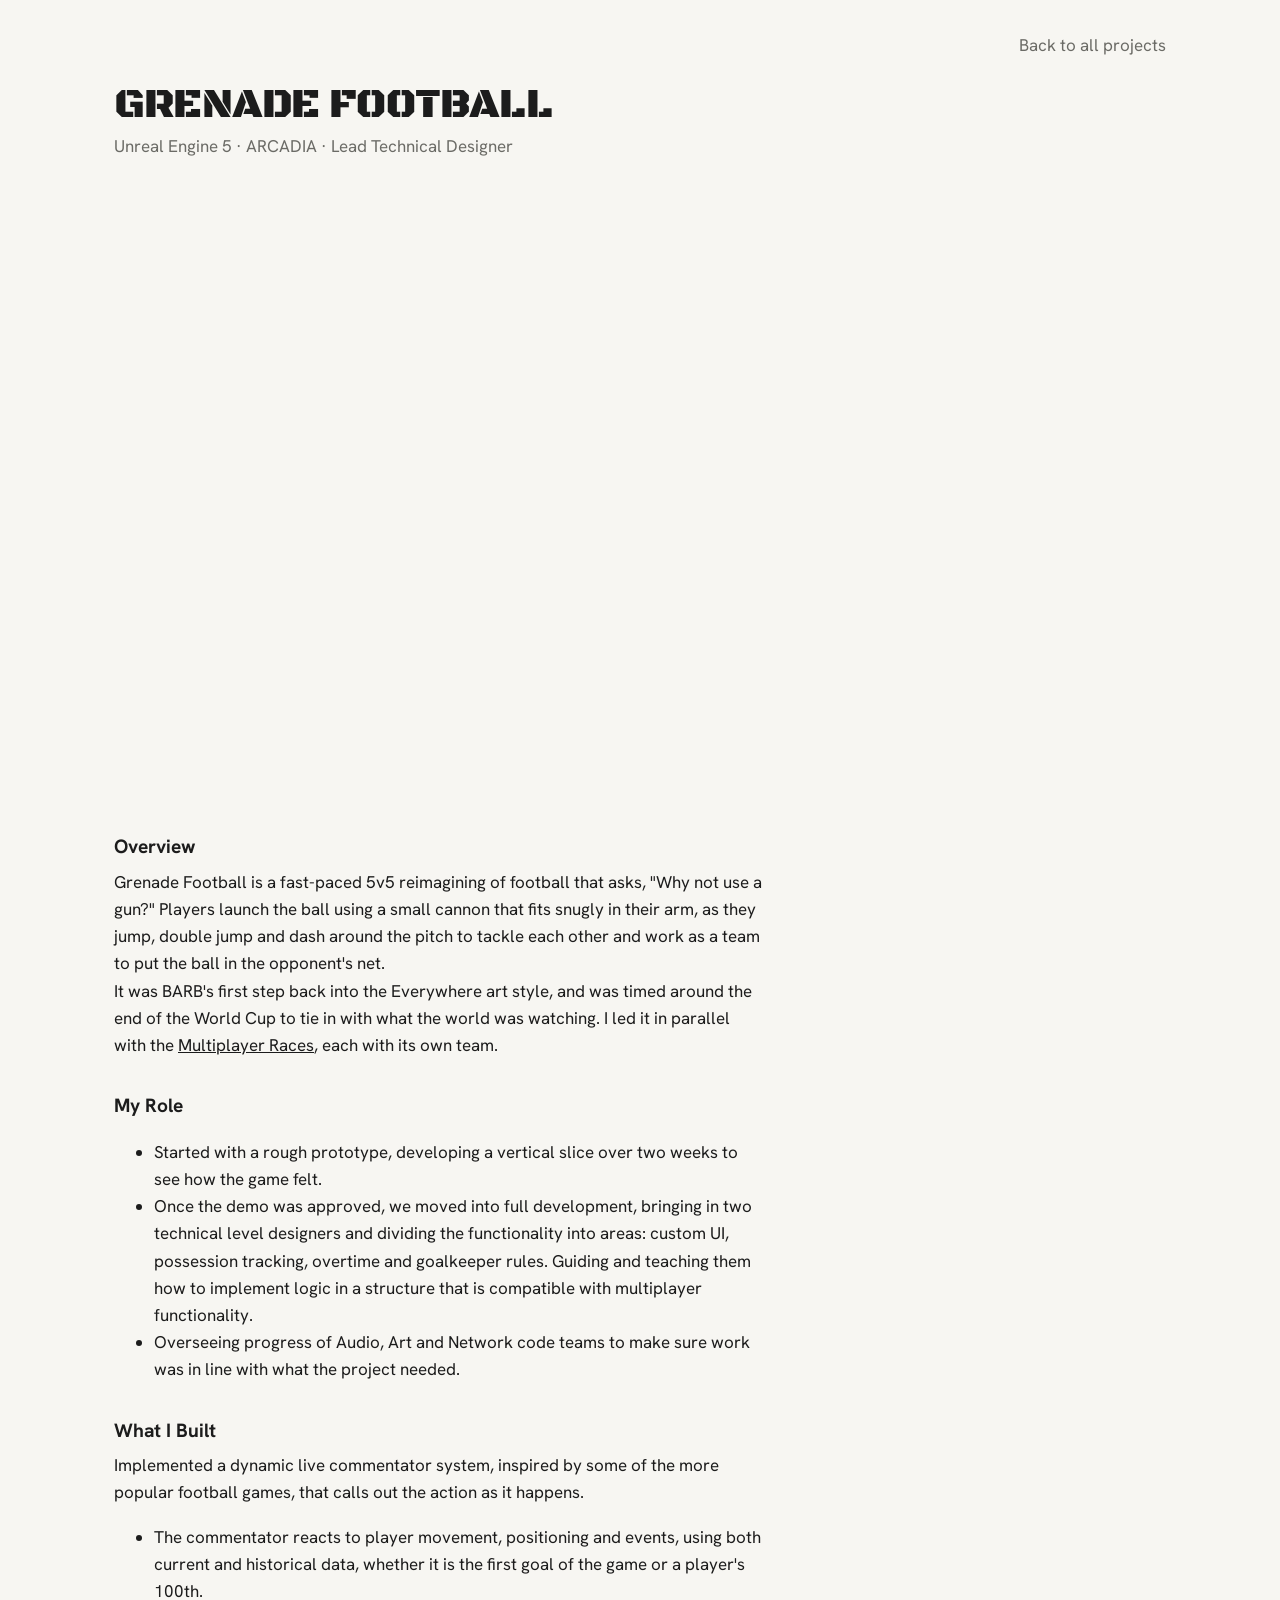
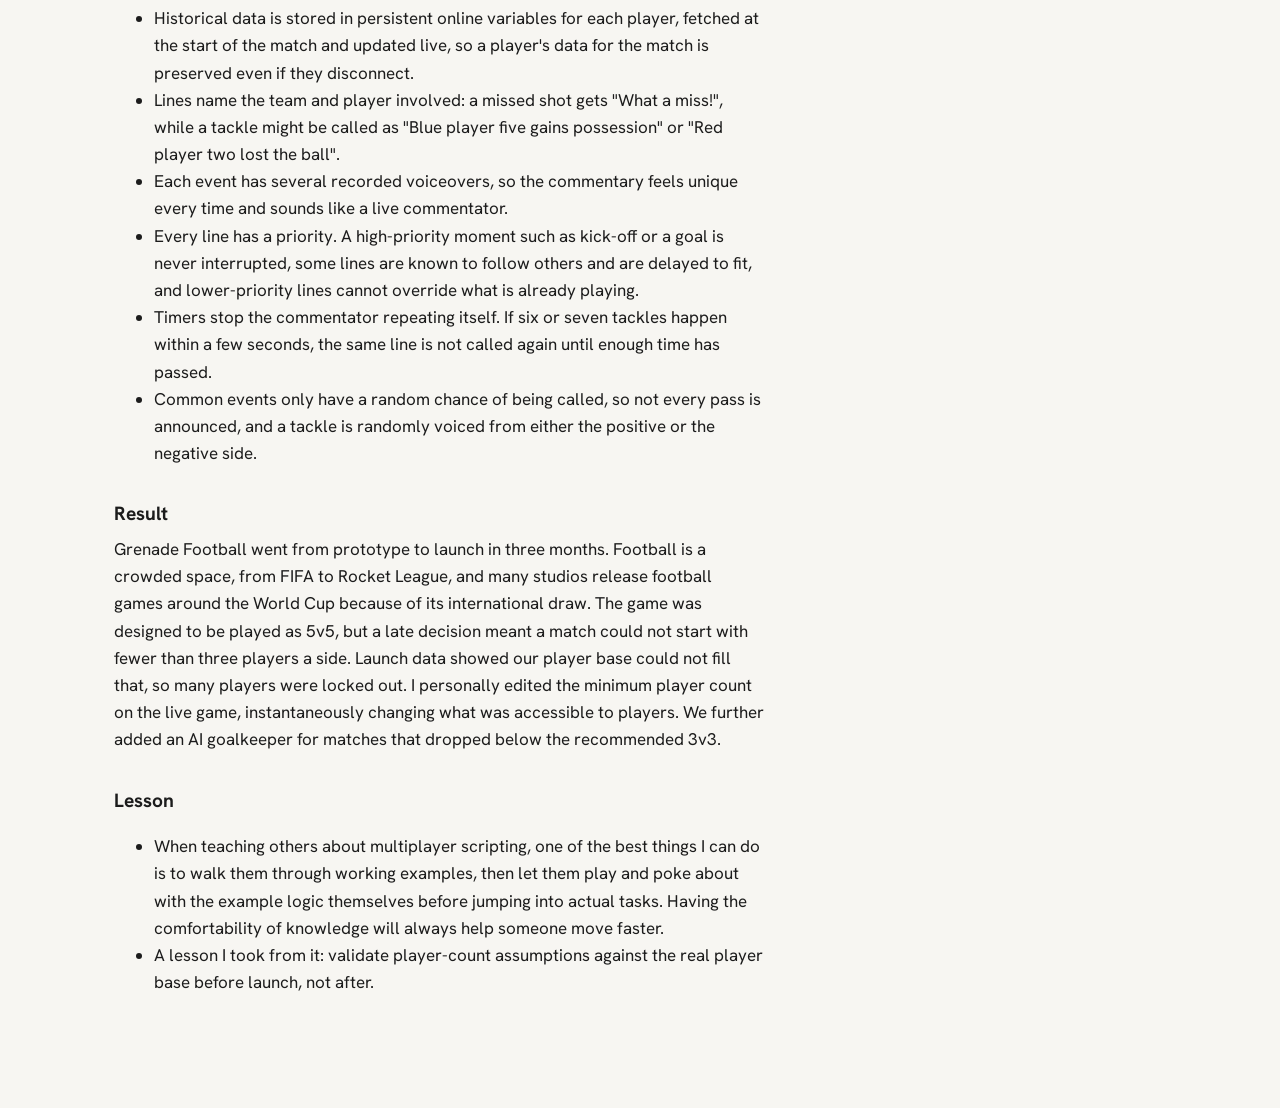
<file: GrenadeFootballProject.html>
<!DOCTYPE html>
<html lang="en">

<head>
  <meta charset="utf-8">
  <meta name="viewport" content="width=device-width, initial-scale=1">
  <title>Grenade Football | Ade Cross</title>
  <link rel="preconnect" href="https://fonts.googleapis.com">
  <link rel="preconnect" href="https://fonts.gstatic.com" crossorigin>
  <link href="https://fonts.googleapis.com/css2?family=Hanken+Grotesk:wght@400;500;700&family=Black+Ops+One&display=swap"
    rel="stylesheet">
  <link rel="stylesheet" href="style.css">
  <style>
      .project h1 {
      font-family: "Black Ops One", sans-serif;
      text-transform: uppercase;
      font-weight: 400;
      font-size: clamp(1.6rem, 4.5vw, 2.6rem);
    }
  </style>
</head>

<body>
  <main class="wrap project">
    <a class="back" href="index.html">Back to all projects</a>
    <h1>Grenade Football</h1>
    <p class="meta">Unreal Engine 5 &middot; ARCADIA &middot; Lead Technical Designer</p>
    <div class="youtubeVideo">
      <iframe src="https://www.youtube.com/embed/FvOoOfsjLh0" title="Grenade Football Launch Trailer" loading="lazy"
        referrerpolicy="strict-origin-when-cross-origin"
        allow="accelerometer; encrypted-media; gyroscope; picture-in-picture" allowfullscreen></iframe>
    </div>
    <section>
      <h2>Overview</h2>
      <p>
        Grenade Football is a fast-paced 5v5 reimagining of football that asks, "Why not use a gun?"
        Players launch the ball using a small cannon that fits snugly in their arm, as they jump, double jump and dash
        around the pitch to tackle each other and work as a team to put the ball in the opponent's net.
      </p>
      <p>
        It was BARB's first step back into the Everywhere art style, and was timed around the end of the World Cup
        to tie in with what the world was watching. I led it in parallel with the
        <a href="MPRaceProject.html">Multiplayer Races</a>, each with its own team.
      </p>
    </section>
    <section>
      <h2>My Role</h2>
      <ul>
        <li>Started with a rough prototype, developing a vertical slice over two weeks to see how the game felt.</li>
        <li>Once the demo was approved, we moved into full development, bringing in two technical level designers and
          dividing the functionality into areas: custom UI, possession tracking, overtime and goalkeeper rules. Guiding and teaching
          them how to implement logic in a structure that is compatible with multiplayer functionality.
        </li>
        <li>Overseeing progress of Audio, Art and Network code teams to make sure work was in line with what the project needed.</li>
      </ul>
    </section>
    <section>
      <h2>What I Built</h2>
      <p>
        Implemented a dynamic live commentator system, inspired by some of the more popular football games,
        that calls out the action as it happens.
      </p>
      <ul>
        <li>The commentator reacts to player movement, positioning and events, using both current and historical data,
          whether it is the first goal of the game or a player's 100th.</li>
        <li>Historical data is stored in persistent online variables for each player, fetched at the start of the match
          and updated live, so a player's data for the match is preserved even if they disconnect.</li>
        <li>Lines name the team and player involved: a missed shot gets "What a miss!", while a tackle might be called
          as "Blue player five gains possession" or "Red player two lost the ball".</li>
        <li>Each event has several recorded voiceovers, so the commentary feels unique every time and sounds like a live
          commentator.</li>
        <li>Every line has a priority. A high-priority moment such as kick-off or a goal is never interrupted, some lines are
          known to follow others and are delayed to fit, and lower-priority lines cannot override what is already
          playing.</li>
        <li>Timers stop the commentator repeating itself. If six or seven tackles happen within a few seconds, the same
          line is not called again until enough time has passed.</li>
        <li>Common events only have a random chance of being called, so not every pass is announced, and a tackle is
          randomly voiced from either the positive or the negative side.</li>
      </ul>
    </section>
    <section>
      <h2>Result</h2>
      <p>
        Grenade Football went from prototype to launch in three months. 
        Football is a crowded space, from FIFA to Rocket League, and many studios release football games around the
        World Cup because of its international draw.
        The game was designed to be played as 5v5, but a late decision meant a match could not start with fewer than
        three players a side. Launch data showed our player base could not fill that, so many players were locked out.
        I personally edited the minimum player count on the live game, instantaneously changing what was accessible to players. 
        We further added an AI goalkeeper for matches that dropped below the recommended 3v3.
      </p>
    </section>
    <section>
      <h2>Lesson</h2>
        <ul>
          <li>
            When teaching others about multiplayer scripting, one of the best things I can do is to walk them through working examples, then 
            let them play and poke about with the example logic themselves before jumping into actual tasks. Having the comfortability of knowledge will
            always help someone move faster.
          </li>
          <li>A lesson I took from it: validate player-count assumptions against the real player base before launch, not after.</li>
        </ul>
    </section>
  </main>
</body>

</html>
</file>
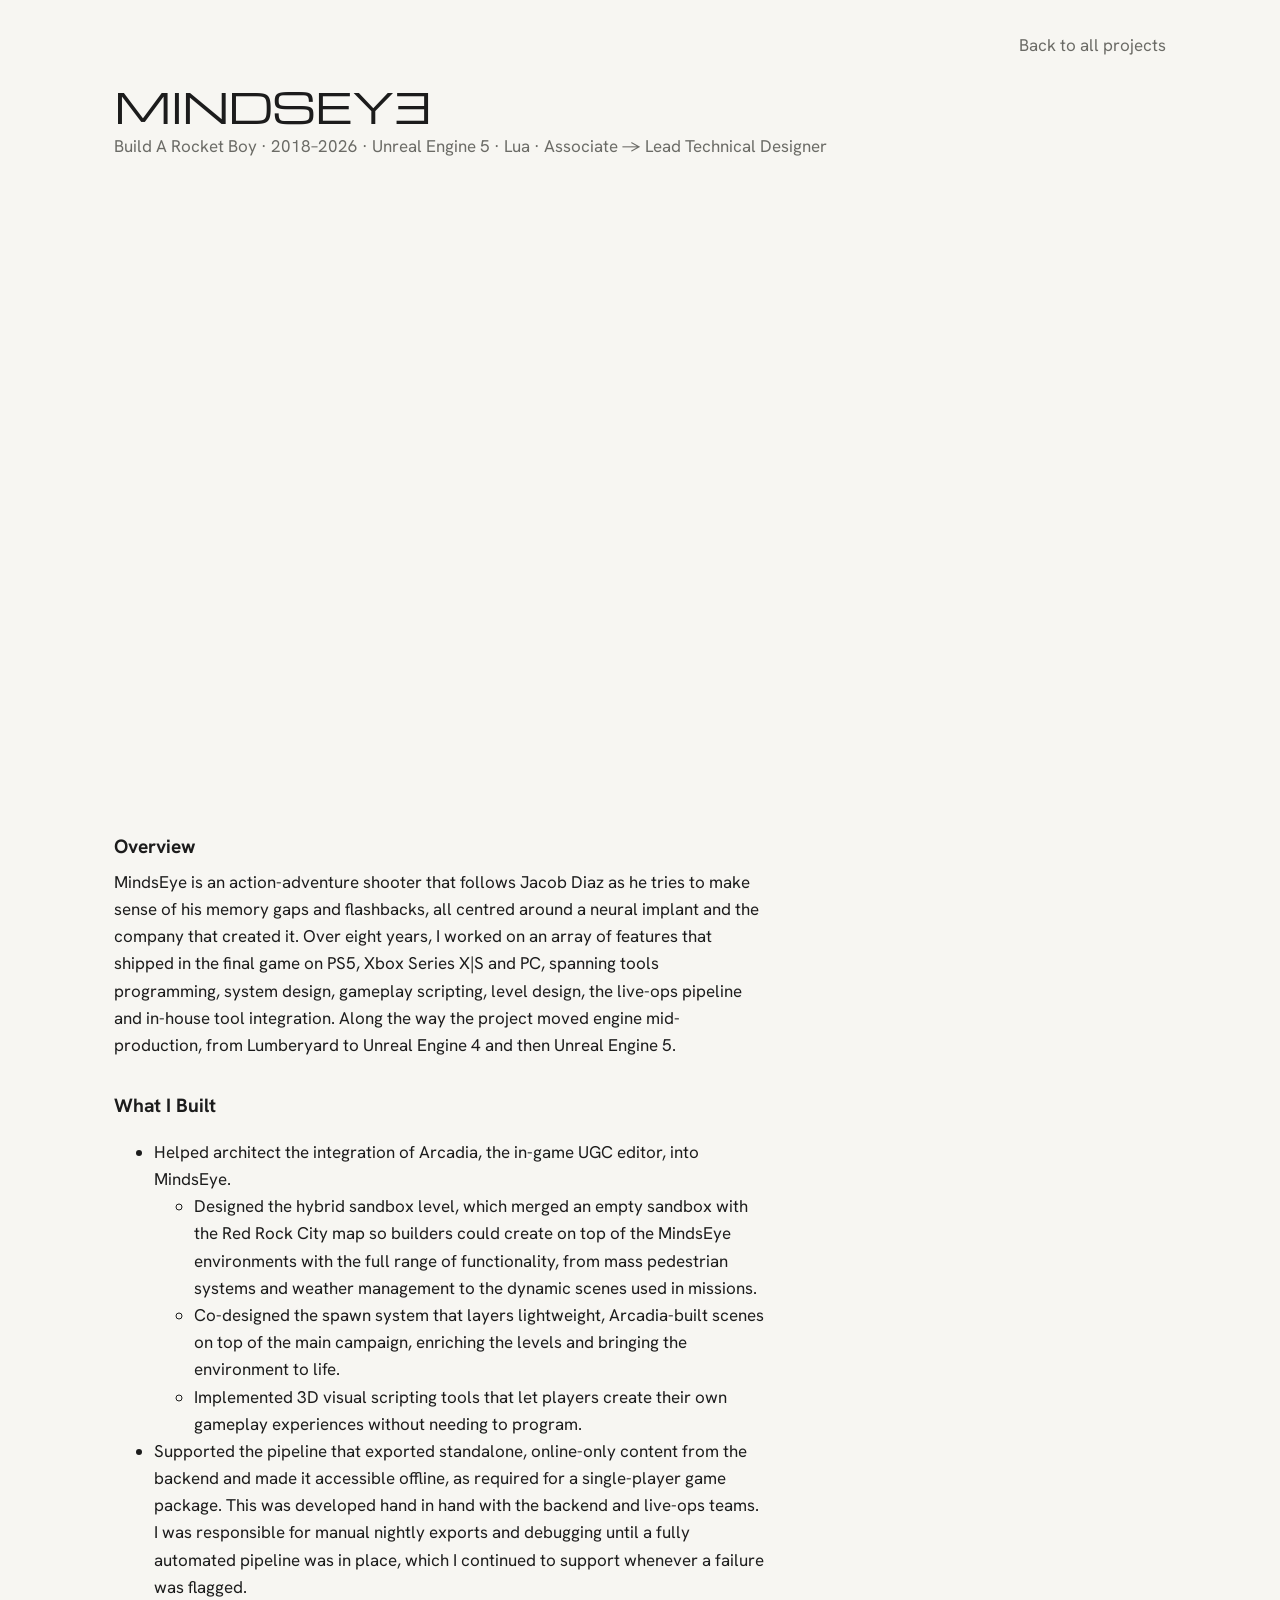
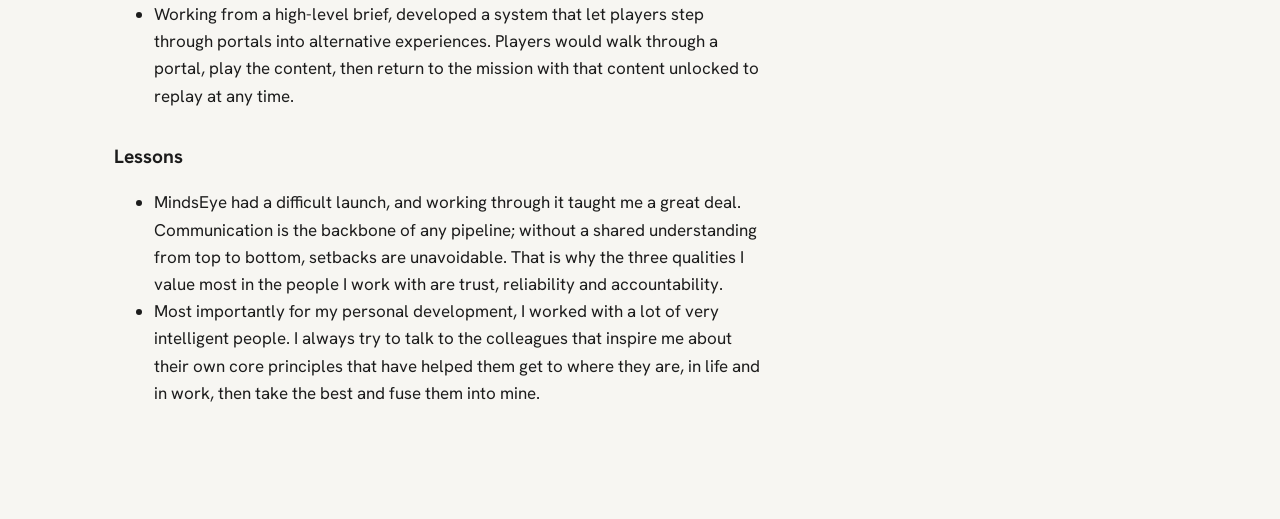
<file: MindsEyeProject.html>
<!DOCTYPE html>
<html lang="en">

<head>
  <meta charset="utf-8">
  <meta name="viewport" content="width=device-width, initial-scale=1">
  <title>MindsEye | Ade Cross</title>
  <link rel="preconnect" href="https://fonts.googleapis.com">
  <link rel="preconnect" href="https://fonts.gstatic.com" crossorigin>
  <link href="https://fonts.googleapis.com/css2?family=Hanken+Grotesk:wght@400;500;700&family=Michroma&display=swap"
    rel="stylesheet">
  <link rel="stylesheet" href="style.css">
  <style>
    .project h1 {
      font-family: "Michroma", sans-serif;
      text-transform: uppercase;
      letter-spacing: -0.030em;
      font-weight: 400;
      font-size: clamp(1.6rem, 4.5vw, 2.6rem);
    }
  </style>
</head>

<body>
  <main class="wrap project">
    <a class="back" href="index.html">Back to all projects</a>
    <h1>MindsEy<span class="flipText">E</span></h1>
    <p class="meta">Build A Rocket Boy &middot; 2018&ndash;2026 &middot; Unreal Engine 5 &middot; Lua &middot; Associate &rarr; Lead
      Technical Designer</p>
    <div class="youtubeVideo">
      <iframe src="https://www.youtube.com/embed/fHP4LRdUlYk" title="MindsEye Launch Trailer" loading="lazy"
        referrerpolicy="strict-origin-when-cross-origin"
        allow="accelerometer; encrypted-media; gyroscope; picture-in-picture" allowfullscreen></iframe>
    </div>
    <section>
      <h2>Overview</h2>
      <p>
        MindsEye is an action-adventure shooter that follows Jacob Diaz as he tries
        to make sense of his memory gaps and flashbacks,
        all centred around a neural implant and the company that created it.
        Over eight years, I worked on an array of features that shipped
        in the final game on PS5, Xbox Series X|S and PC, spanning tools programming, system design, gameplay scripting, level design,
        the live-ops pipeline and in-house tool integration. Along the way the project moved engine mid-production,
        from Lumberyard to Unreal Engine 4 and then Unreal Engine 5.
      </p>
    </section>
    <section>
      <h2>What I Built</h2>
      <ul>
        <li>Helped architect the integration of Arcadia, the in-game UGC editor, into MindsEye.
          <ul>
            <li>Designed the hybrid sandbox level, which merged an empty sandbox with the Red Rock City map so builders
              could create on top of the MindsEye environments with the full range of functionality, from mass
              pedestrian systems and weather management to the dynamic scenes used in missions.</li>
            <li>Co-designed the spawn system that layers lightweight, Arcadia-built scenes on top of the main campaign,
              enriching the levels and bringing the environment to life.</li>
            <li>Implemented 3D visual scripting tools that let players create their own gameplay experiences without
              needing to program.</li>
          </ul>
        </li>
        <li>Supported the pipeline that exported standalone, online-only content from the backend and made it accessible
          offline, as required for a single-player game package. This was developed hand in hand with the backend and
          live-ops teams. I was responsible for manual nightly exports and debugging until a fully automated pipeline
          was in place, which I continued to support whenever a failure was flagged.</li>
        <li>Working from a high-level brief, developed a system that let players step through portals into alternative
          experiences. Players would walk through a portal, play the content, then return to the mission with that
          content unlocked to replay at any time.</li>
      </ul>
    </section>
    <section>
      <h2>Lessons</h2>
        <ul>
          <li>
            MindsEye had a difficult launch, and working through it taught me a great deal.
            Communication is the backbone of any pipeline; without a shared understanding from top to bottom, setbacks are
            unavoidable.
            That is why the three qualities I value most in the people I work with are trust, reliability and accountability.
          </li>
          <li>
            Most importantly for my personal development, I worked with a lot of very intelligent people. I always try 
            to talk to the colleagues that inspire me about their own core principles that have helped them get to where they are,
            in life and in work, then take the best and fuse them into mine.
          </li>
        </ul>
    </section>
  </main>
</body>

</html>
</file>
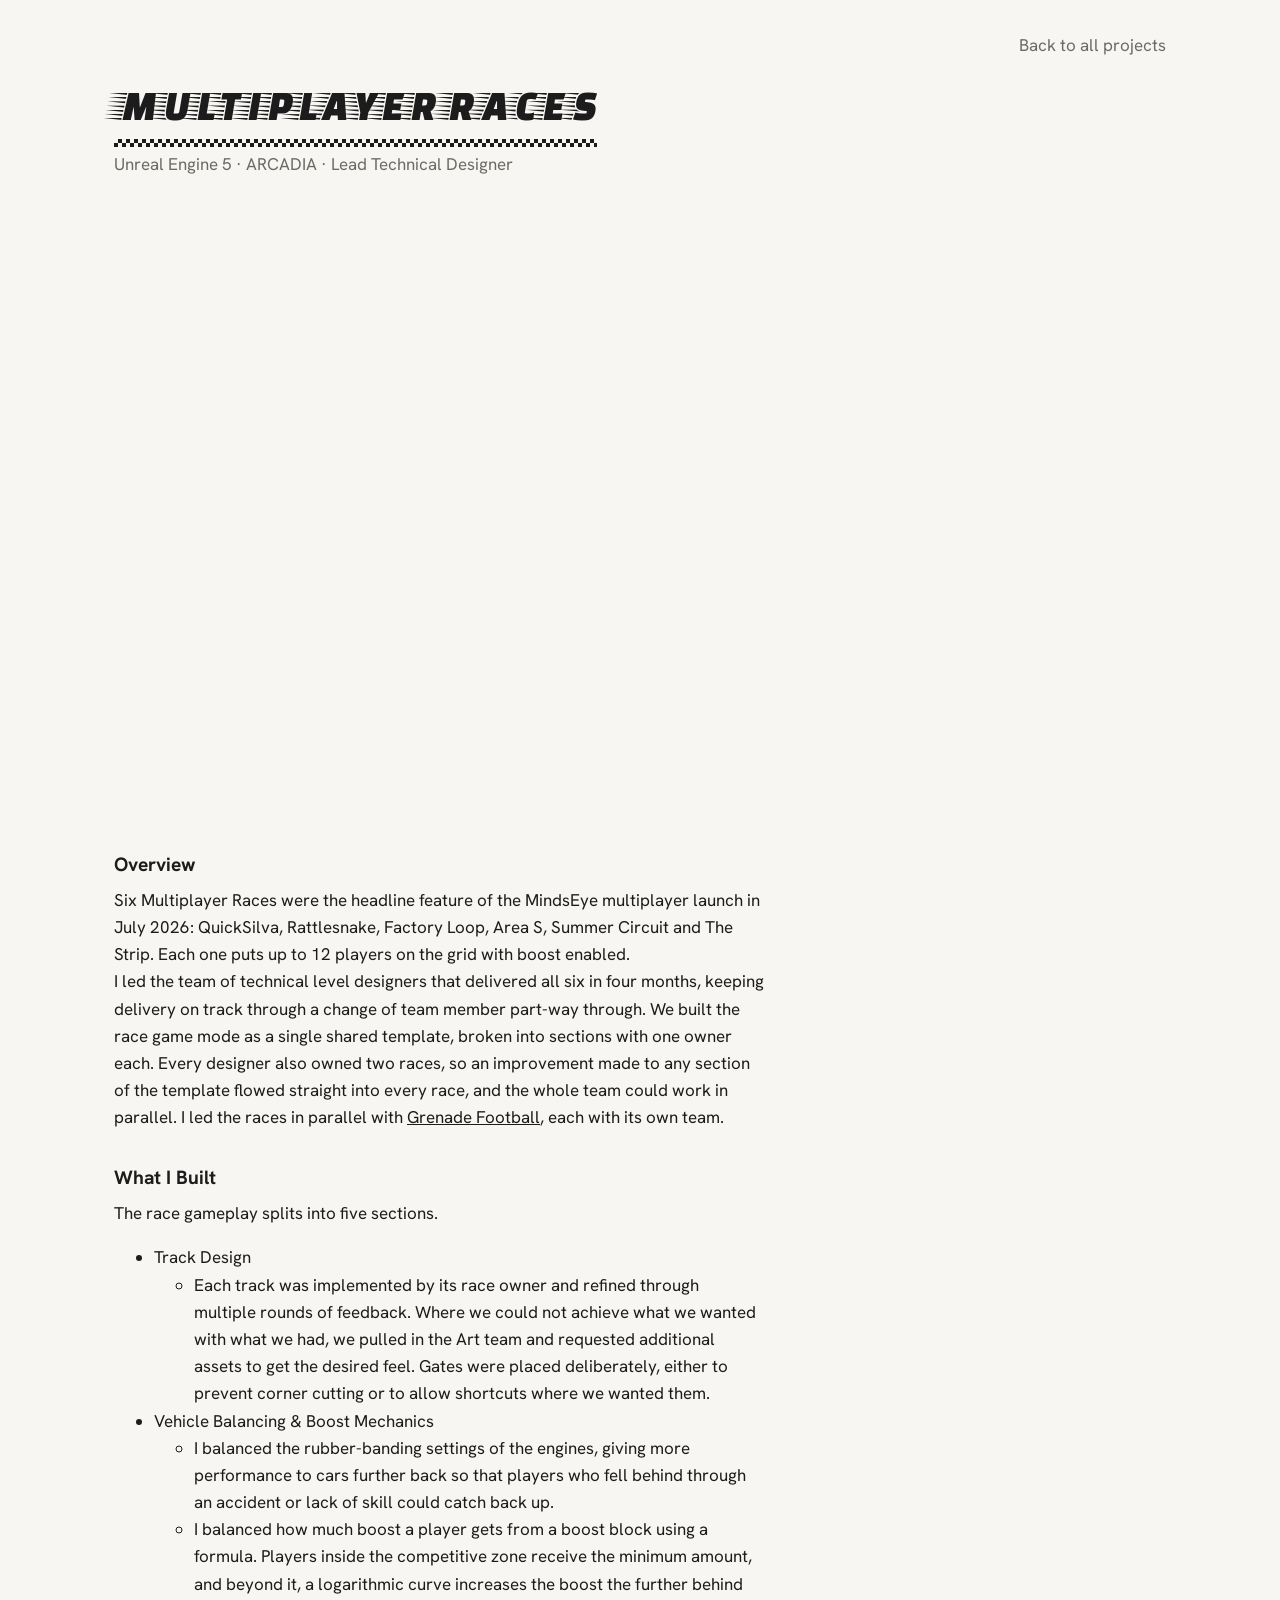
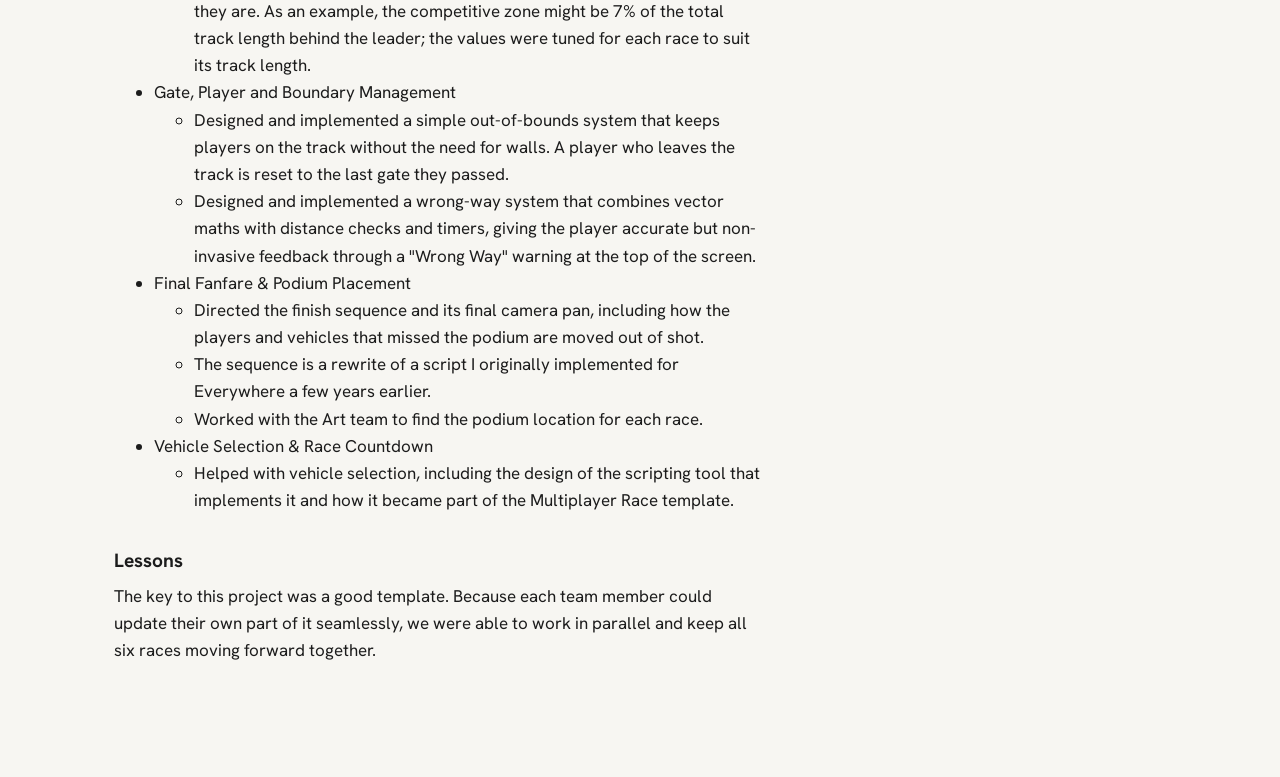
<file: MPRaceProject.html>
<!DOCTYPE html>
<html lang="en">

<head>
  <meta charset="utf-8">
  <meta name="viewport" content="width=device-width, initial-scale=1">
  <title>Multiplayer Races | Ade Cross</title>
  <link rel="preconnect" href="https://fonts.googleapis.com">
  <link rel="preconnect" href="https://fonts.gstatic.com" crossorigin>
  <link href="https://fonts.googleapis.com/css2?family=Hanken+Grotesk:wght@400;500;700&family=Faster+One&display=swap"
    rel="stylesheet">
  <link rel="stylesheet" href="style.css">
    <style>
      .project h1{
        font-family: "Faster One", sans-serif;
        text-transform: uppercase;
        letter-spacing: -0.03em;
        font-weight: 400;
        font-size: clamp(1.6rem, 4.5vw, 2.6rem);
        width: fit-content;
      }
      .project h1::after{
        content: "";
        display: block;
        height: 8px;
        margin-top: 10px;
        background: repeating-conic-gradient(currentColor 0 25%, transparent 0 50%) 0 0 / 8px 8px;
      }
    </style>
</head>

<body>
  <main class="wrap project">
    <a class="back" href="index.html">Back to all projects</a>
    <h1>Multiplayer Races</h1>
    <p class="meta">Unreal Engine 5 &middot; ARCADIA &middot; Lead Technical Designer</p>
    <div class="youtubeVideo">
      <iframe src="https://www.youtube.com/embed/3caQ4la97kM" title="MindsEye Multiplayer Races Trailer" loading="lazy"
        referrerpolicy="strict-origin-when-cross-origin"
        allow="accelerometer; encrypted-media; gyroscope; picture-in-picture" allowfullscreen></iframe>
    </div>
    <section>
      <h2>Overview</h2>
      <p>
        Six Multiplayer Races were the headline feature of the MindsEye multiplayer launch in July 2026:
        QuickSilva, Rattlesnake, Factory Loop, Area S, Summer Circuit and The Strip.
        Each one puts up to 12 players on the grid with boost enabled.
      </p>
      <p>
        I led the team of technical level designers that delivered all six in four months,
        keeping delivery on track through a change of team member part-way through.
        We built the race game mode as a single shared template, broken into sections with one owner each.
        Every designer also owned two races, so an improvement made to any section of the template
        flowed straight into every race, and the whole team could work in parallel.
        I led the races in parallel with <a href="GrenadeFootballProject.html">Grenade Football</a>, each with its own
        team.
      </p>
    </section>
    <section>
      <h2>What I Built</h2>
      <p>The race gameplay splits into five sections.</p>
      <ul>
        <li>Track Design
          <ul>
            <li>
              Each track was implemented by its race owner and refined through multiple rounds of feedback.
              Where we could not achieve what we wanted with what we had, we pulled in the Art team and requested
              additional assets to get the desired feel.
              Gates were placed deliberately, either to prevent corner cutting or to allow shortcuts where we wanted
              them.</li>
          </ul>
        </li>
        <li>Vehicle Balancing &amp; Boost Mechanics
          <ul>
            <li>
              I balanced the rubber-banding settings of the engines, giving more performance to cars further back so
              that players who fell behind through an accident or lack of skill could catch back up.
            </li>
            <li>
              I balanced how much boost a player gets from a boost block using a formula. Players inside the competitive
              zone receive the minimum amount, and beyond it, a logarithmic curve increases the boost the further behind
              they are. As an example, the competitive zone might be 7% of the total track length behind the leader; the
              values were tuned for each race to suit its track length.
            </li>
          </ul>
        </li>
        <li>Gate, Player and Boundary Management
          <ul>
            <li>Designed and implemented a simple out-of-bounds system that keeps players on the track without the need
              for walls. A player who leaves the track is reset to the last gate they passed.</li>
            <li>Designed and implemented a wrong-way system that combines vector maths with distance checks and timers,
              giving the player accurate but non-invasive feedback through a "Wrong Way" warning at the top of the
              screen.</li>
          </ul>
        </li>
        <li>Final Fanfare &amp; Podium Placement
          <ul>
            <li>Directed the finish sequence and its final camera pan, including how the players and vehicles that
              missed the podium are moved out of shot.</li>
            <li>The sequence is a rewrite of a script I originally implemented for Everywhere a few years earlier.</li>
            <li>Worked with the Art team to find the podium location for each race.</li>
          </ul>
        </li>
        <li>Vehicle Selection &amp; Race Countdown
          <ul>
            <li>Helped with vehicle selection, including the design of the scripting tool that implements it and how it
              became part of the Multiplayer Race template.</li>
          </ul>
        </li>
      </ul>
    </section>
    <section>
      <h2>Lessons</h2>
      <p>
        The key to this project was a good template. Because each team member could update their own
        part of it seamlessly, we were able to work in parallel and keep all six races moving forward together.
      </p>
    </section>
  </main>
</body>

</html>
</file>
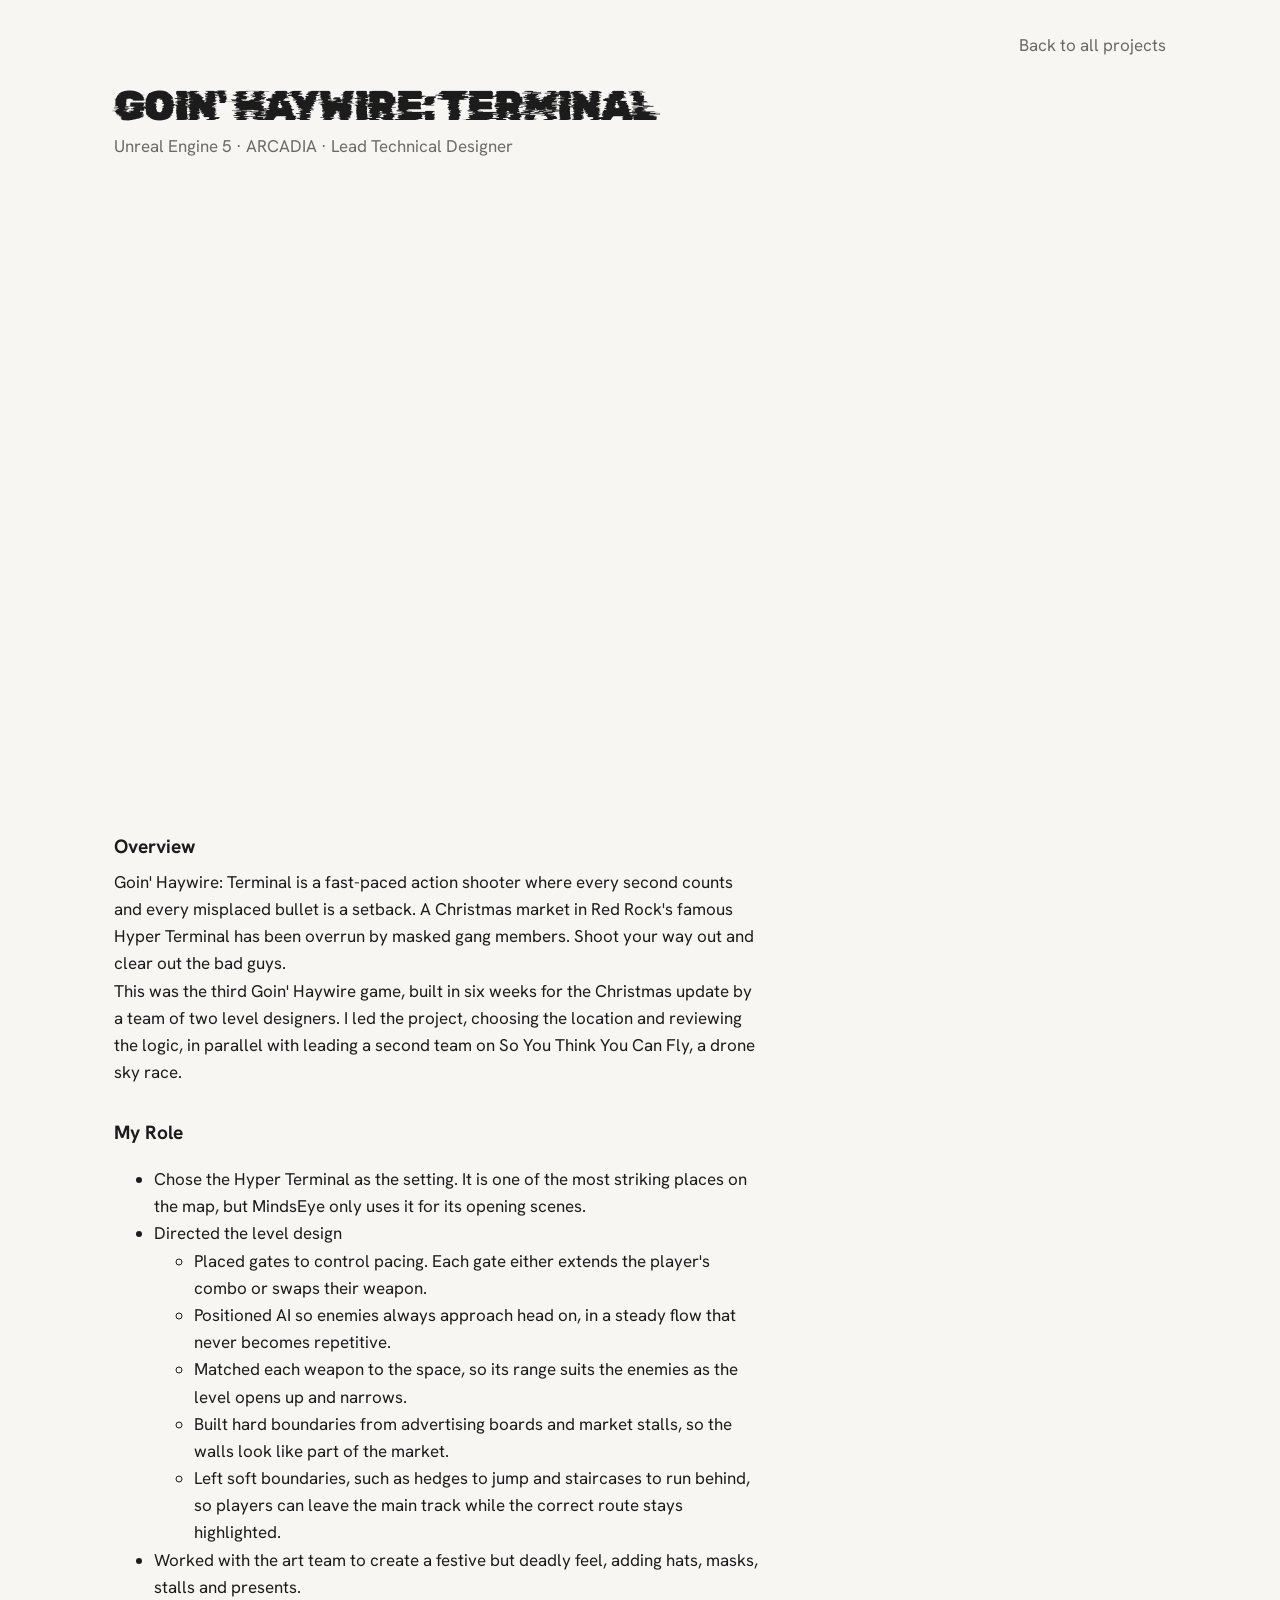
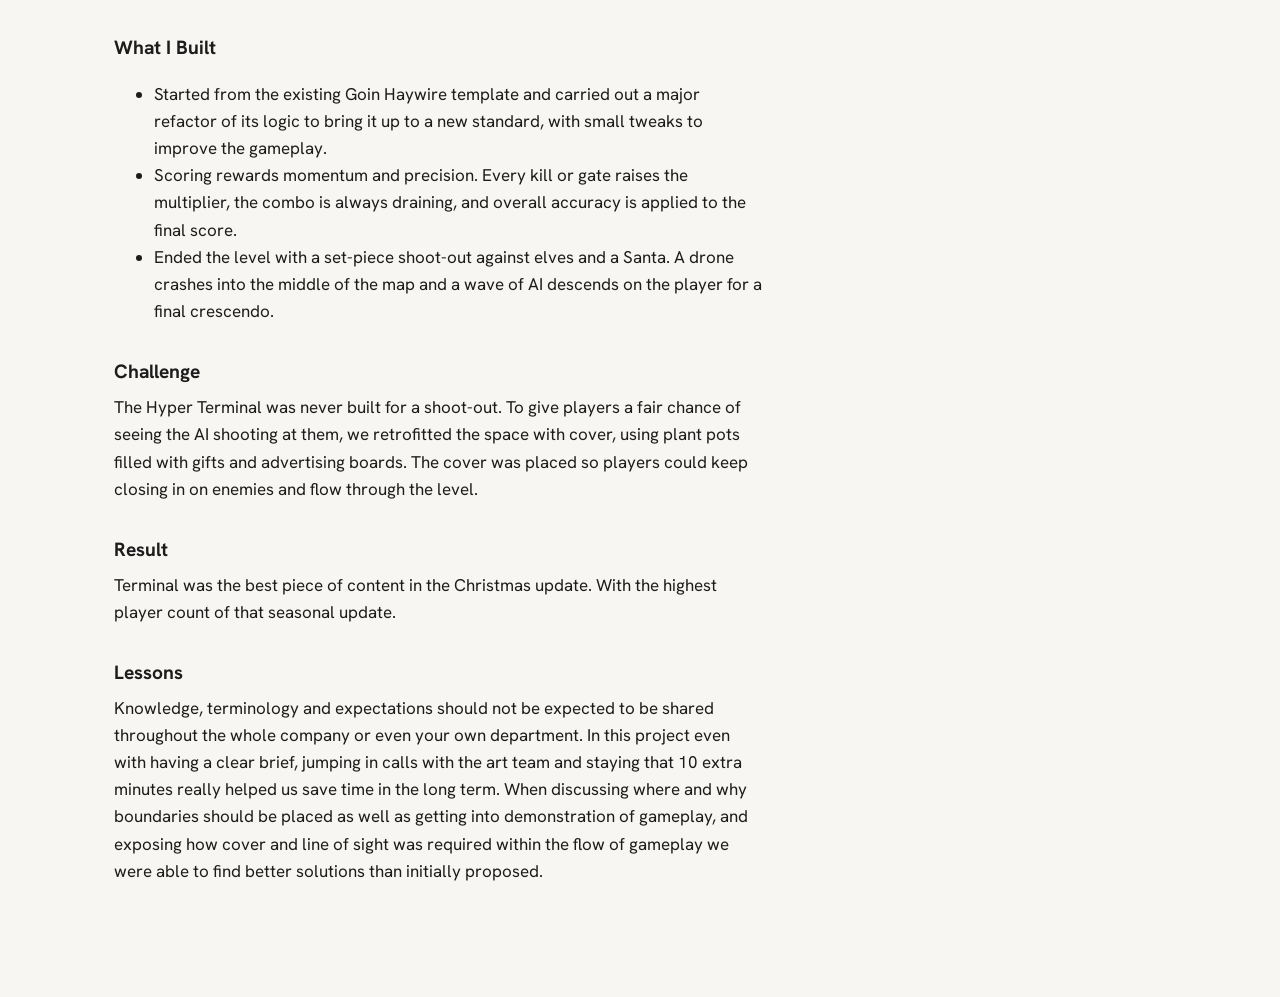
<file: TerminalProject.html>
<!DOCTYPE html>
<html lang="en">

<head>
  <meta charset="utf-8">
  <meta name="viewport" content="width=device-width, initial-scale=1">
  <title>Goin' Haywire: Terminal | Ade Cross</title>
  <link rel="preconnect" href="https://fonts.googleapis.com">
  <link rel="preconnect" href="https://fonts.gstatic.com" crossorigin>
  <link href="https://fonts.googleapis.com/css2?family=Hanken+Grotesk:wght@400;500;700&family=Rubik+Glitch&display=swap"
    rel="stylesheet">
  <link rel="stylesheet" href="style.css">
  <style>
    .project h1{
      font-family: "Rubik Glitch", sans-serif;
      text-transform: uppercase;
      letter-spacing: -0.03em;
      font-weight: 400;
      font-size: clamp(1.6rem, 4.5vw, 2.6rem);
    }
    </style>
</head>

<body>
  <main class="wrap project">
    <a class="back" href="index.html">Back to all projects</a>
    <h1>Goin' Haywire: Terminal</h1>
    <p class="meta">Unreal Engine 5 &middot; ARCADIA &middot; Lead Technical Designer</p>
    <div class="youtubeVideo">
      <iframe src="https://www.youtube.com/embed/XInwA84s2ro" title="Goin' Haywire: Terminal" loading="lazy"
        referrerpolicy="strict-origin-when-cross-origin"
        allow="accelerometer; encrypted-media; gyroscope; picture-in-picture" allowfullscreen></iframe>
    </div>
    <section>
      <h2>Overview</h2>
      <p>
        Goin' Haywire: Terminal is a fast-paced action shooter where every second counts and every misplaced bullet is a
        setback. A Christmas market in Red Rock's famous Hyper Terminal has been overrun by masked gang members. Shoot
        your way out and clear out the bad guys.
      </p>
      <p>
        This was the third Goin' Haywire game, built in six weeks for the Christmas update by a team of two level
        designers. I led the project, choosing the location and reviewing the logic, in parallel with leading a second
        team on So You Think You Can Fly, a drone sky race.
      </p>
    </section>
    <section>
      <h2>My Role</h2>
      <ul>
        <li>Chose the Hyper Terminal as the setting. It is one of the most striking places on the map, but MindsEye only
          uses it for its opening scenes.</li>
        <li>Directed the level design
          <ul>
            <li>Placed gates to control pacing. Each gate either extends the player's combo or swaps their weapon.</li>
            <li>Positioned AI so enemies always approach head on, in a steady flow that never becomes repetitive.</li>
            <li>Matched each weapon to the space, so its range suits the enemies as the level opens up and narrows.</li>
            <li>Built hard boundaries from advertising boards and market stalls, so the walls look like part of the
              market.</li>
            <li>Left soft boundaries, such as hedges to jump and staircases to run behind, so players can leave the main
              track while the correct route stays highlighted.</li>
          </ul>
        </li>
        <li>Worked with the art team to create a festive but deadly feel, adding hats, masks, stalls and presents.</li>
      </ul>
    </section>
    <section>
      <h2>What I Built</h2>
      <ul>
        <li>Started from the existing Goin Haywire template and carried out a major refactor of its logic to bring it up
          to a new standard, with small tweaks to improve the gameplay.</li>
        <li>Scoring rewards momentum and precision. Every kill or gate raises the multiplier, the combo is always
          draining, and overall accuracy is applied to the final score.</li>
        <li>Ended the level with a set-piece shoot-out against elves and a Santa. A drone crashes into the middle of the
          map and a wave of AI descends on the player for a final crescendo.</li>
      </ul>
    </section>
    <section>
      <h2>Challenge</h2>
      <p>
        The Hyper Terminal was never built for a shoot-out. To give players a fair chance of seeing the AI shooting at
        them, we retrofitted the space with cover, using plant pots filled with gifts and advertising boards. The cover
        was placed so players could keep closing in on enemies and flow through the level.
      </p>
    </section>
    <section>
      <h2>Result</h2>
      <p>
        Terminal was the best piece of content in the Christmas update. With the highest player count of that seasonal update.
      </p>
    </section>
    <section>
      <h2>Lessons</h2>
      <p>
        Knowledge, terminology and expectations should not be expected to be shared throughout the whole company or even your 
        own department. In this project even with having a clear brief, jumping in calls with the 
        art team and staying that 10 extra minutes really helped us save time in the long term. When discussing where and why 
        boundaries should be placed as well as getting into demonstration of gameplay, and exposing how cover and line of sight was required
        within the flow of gameplay we were able to find better solutions than initially proposed.
      </p>
    </section>
  </main>
</body>

</html>
</file>
<file: style.css>
:root {
  --paper: #f7f6f2;
  --ink: #1c1c1c;
  --muted: #6b6b66;
  --tile: #e4e2db;
  --font: "Hanken Grotesk", "Helvetica Neue", Arial, sans-serif;
  --labelBackground: rgba(247, 246, 242, 0.6);
}
* { box-sizing: border-box; }
body { margin: 0; background: var(--paper); color: var(--ink); font: 17px/1.6 var(--font); }
a { color: inherit; }
a:focus-visible { outline: 3px solid var(--ink); outline-offset: 4px; }
.wrap { max-width: 1100px; margin: 0 auto; padding: 0 24px; }

/* Home page */
.intro { padding: 72px 0 48px; text-align: center; }
.intro h1 { margin: 0; font-size: clamp(2.2rem, 6vw, 3.5rem); font-weight: 700; letter-spacing: -0.02em; line-height: 1.1; }
.intro p { margin: 8px 0 0; color: var(--muted); font-size: 1.15rem; }

.grid { display: grid; grid-template-columns: repeat(4, 1fr); gap: 16px; padding-bottom: 80px; }
.tile { display: block; position: relative; aspect-ratio: 4 / 3; background: var(--tile); overflow: hidden; text-decoration: none; border-radius: 5px; transition: transform 0.3s ease; }
.tile:hover, .tile:focus-visible {transform: scale(1.1); z-index: 1;}
.tile img { width: 100%; height: 100%; object-fit: cover; display: block; transition:  0.5s ease;}
.tile:hover img, .tile:focus-visible img {transform: scale(1.1);}
.tile .ph { position: absolute; inset: 0; display: grid; place-items: center; color: var(--muted); font-size: 0.95rem; }
.tile .label { position: absolute; left: 0; right: 0; bottom: 0; padding: 10px 12px; text-align: center; background: var(--labelBackground); font-size: 0.95rem; font-weight: 500; transform: translateY(100%); transition: transform 0.2s ease; }
.tile:hover .label, .tile:focus-visible .label { transform: translateY(0); }

.backgroundCycle {position: fixed; inset: 0; z-index: -1; pointer-events: none;}
.backgroundCycle div {position: absolute; inset: 0; background-size: cover; background-position: center; filter: grayscale(1); opacity: 0; transition: opacity 1.5s ease;}
.backgroundCycle div.show {opacity: 0.12;}

.highlights {
  list-style: none; 
  padding: 0; 
  margin:32px 0 48px;
  display: grid;
  grid-template-columns: repeat(4, 1fr); 
  gap: 16px; 
  text-align: center;
}

.highlights strong {
  display: block;
  font-size: 1.6rem;
}
@media (max-width:900px){
  .highlights{
    grid-template-columns: repeat(2, 1fr);
  }
}

/* Project pages */
.back { display: block; margin: 32px 0 0 auto; color: var(--muted); text-decoration: none; width: fit-content; }
.back:hover { color: var(--ink); }
.project h1 { margin: 24px 0 4px; font-size: clamp(2rem, 5vw, 3rem); letter-spacing: -0.02em; line-height: 1.1; }
.project .flipText {display: inline-block; transform: scaleX(-1); margin-left: 0.05em;}
.project .meta { color: var(--muted); margin: 0 0 32px; }
.project .hero { aspect-ratio: 16 / 9; background: var(--tile); display: grid; place-items: center; color: var(--muted); margin-bottom: 40px; }
.project .hero img { width: 100%; height: 100%; object-fit: cover; }
.project .youtubeVideo { aspect-ratio: 16/9; margin-bottom: 40px;}
.project .youtubeVideo iframe{ width: 100%; height: 100%; border: 0;}
.project section { max-width: 65ch; margin-bottom: 32px; }
.project h2 { font-size: 1.2rem; margin: 0 0 6px; }
.project p { margin: 0; }
.project { padding-bottom: 80px; }

@media (max-width: 900px) { .grid { grid-template-columns: repeat(2, 1fr); } }
@media (prefers-reduced-motion: reduce) { .tile .label, title img, .backgroundCycle div { transition: none; } }
</file>
